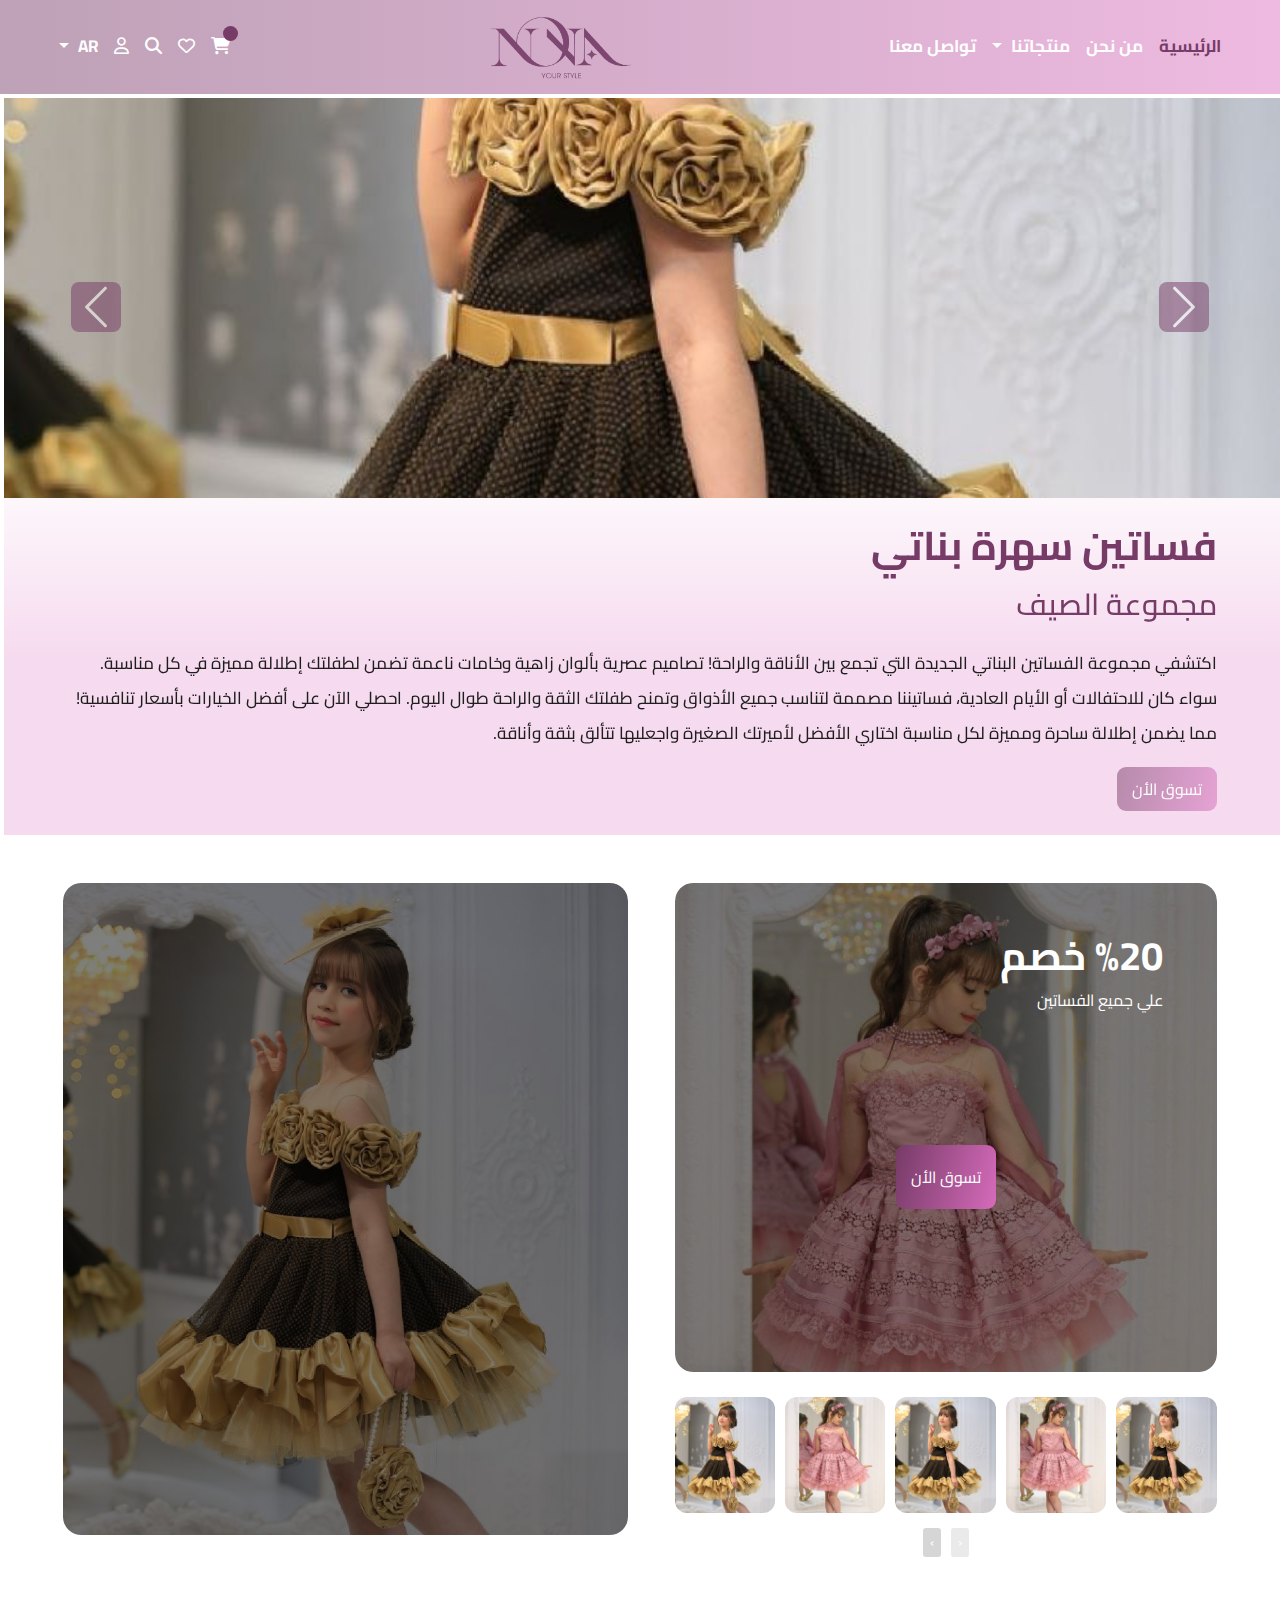
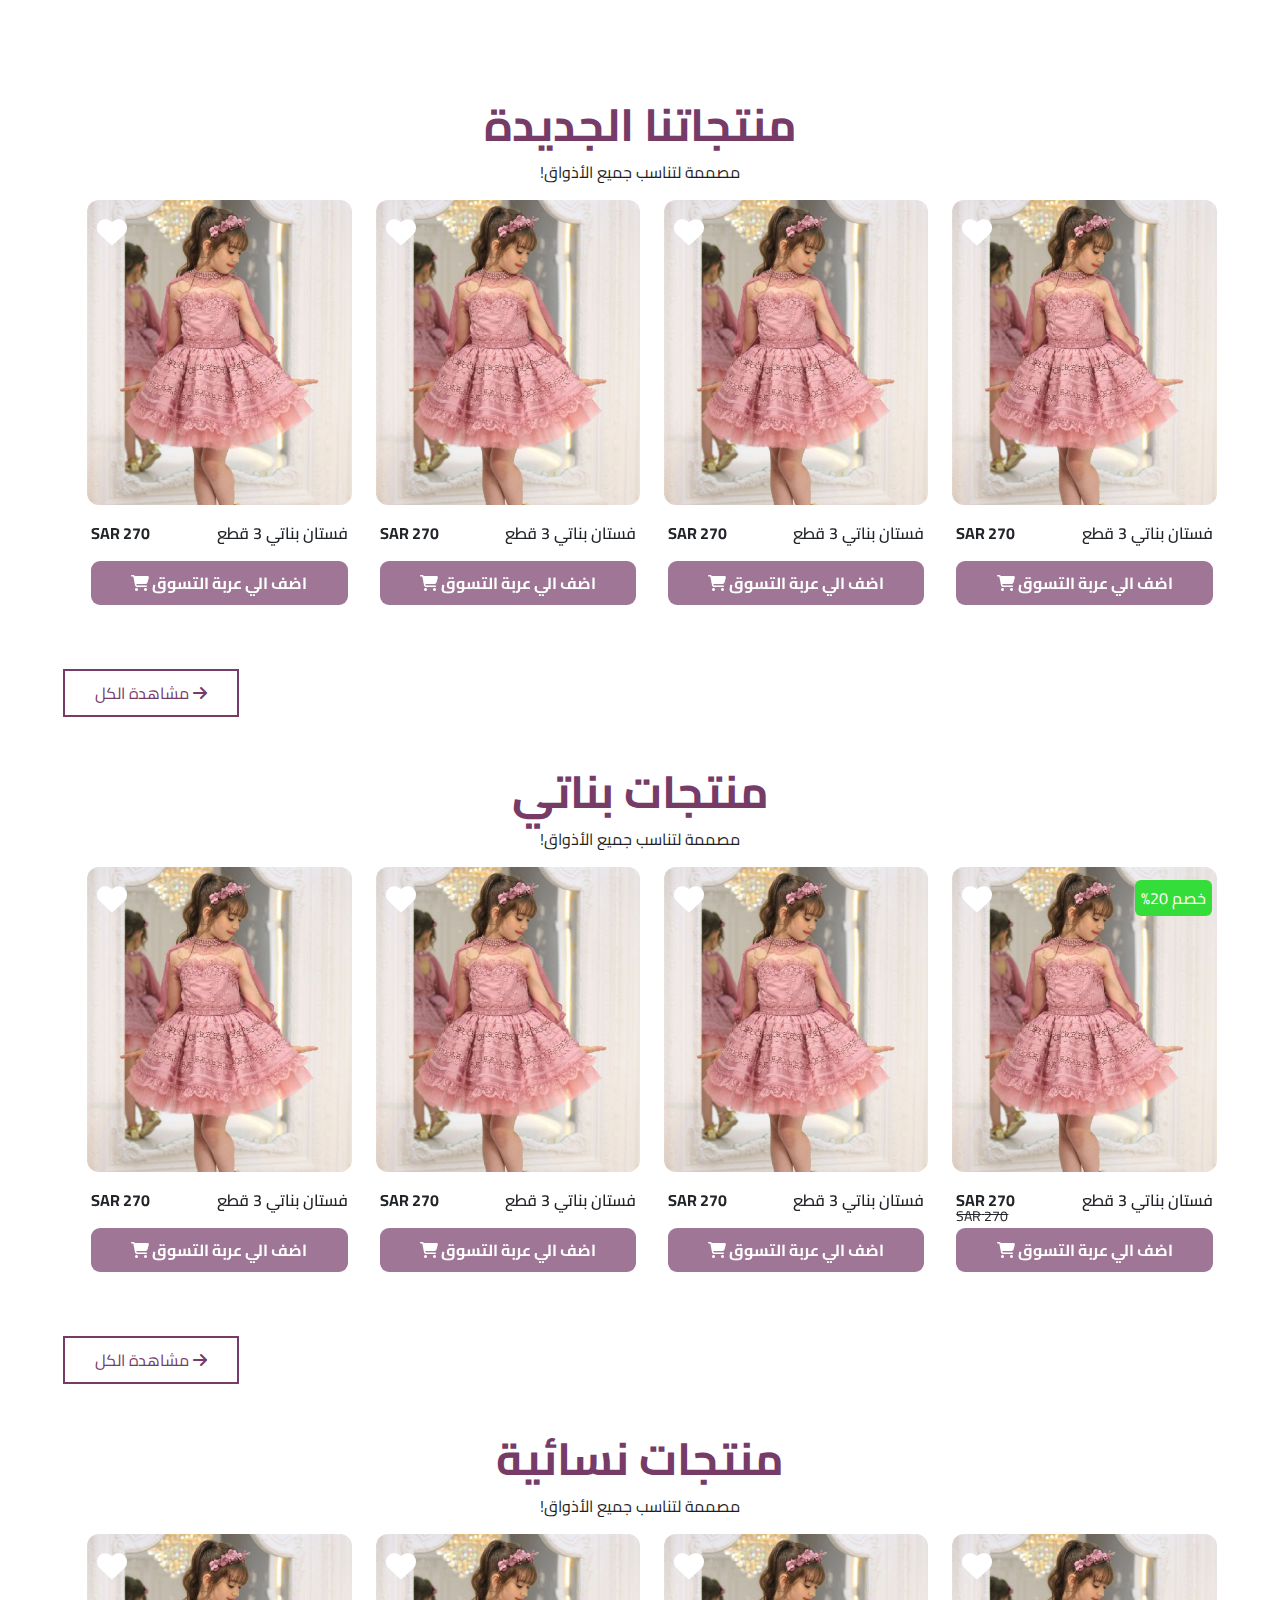
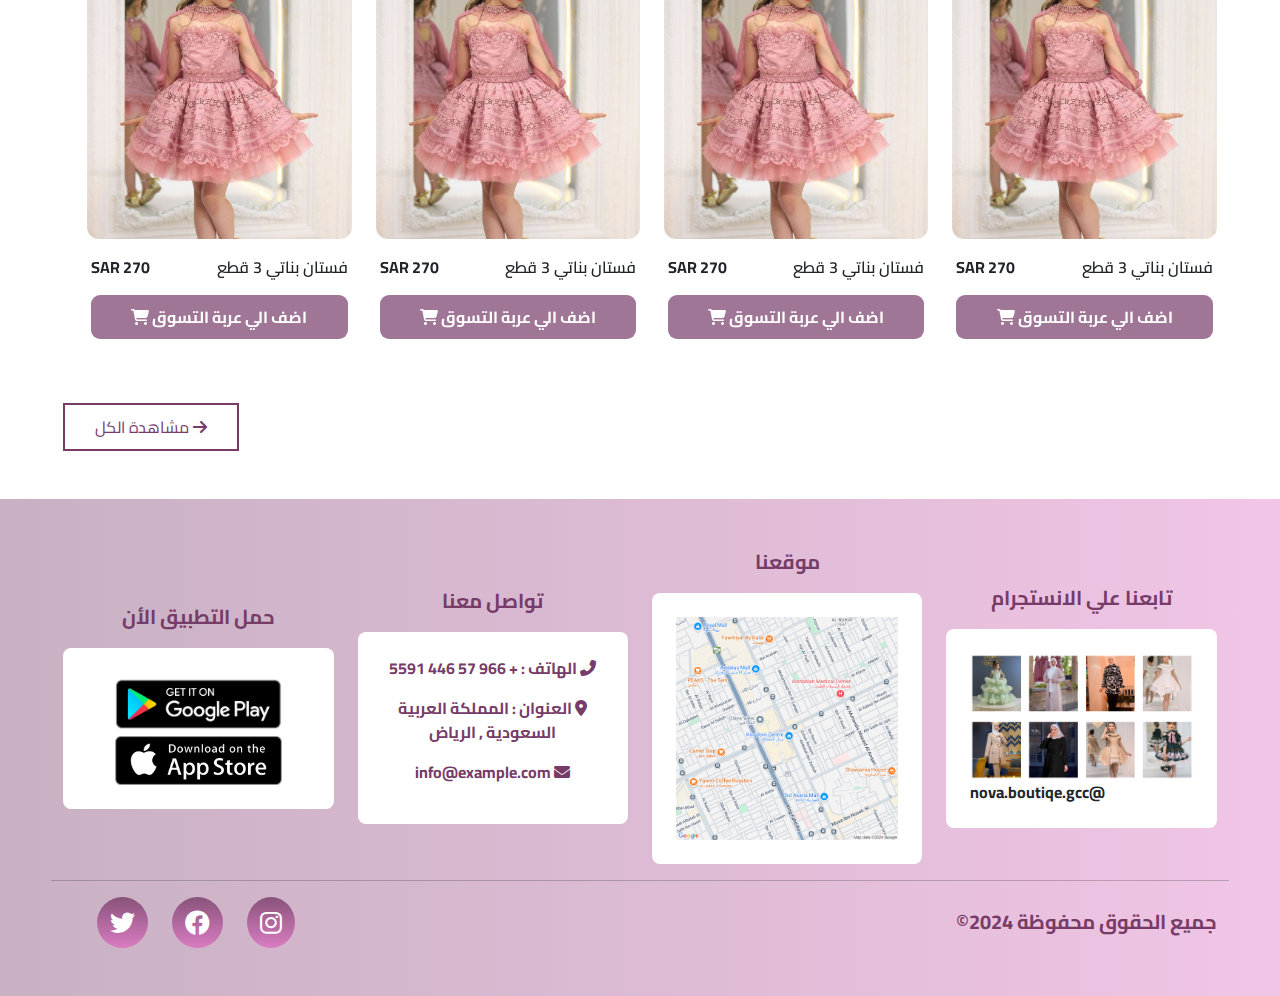
<file: index.html>
<!DOCTYPE html>
<html lang="en" dir="rtl">

<head>
    <meta charset="UTF-8">
    <meta name="viewport" content="width=device-width, initial-scale=1.0">
    <title>Nova</title>
    <!-- FONT -->
    <link rel="preconnect" href="https://fonts.googleapis.com">
    <link rel="preconnect" href="https://fonts.gstatic.com" crossorigin>
    <link href="https://fonts.googleapis.com/css2?family=Cairo:wght@200..1000&display=swap" rel="stylesheet">
    <!-- OWL -->
    <link rel="stylesheet" href="assets/vendors/owl/owl.carousel.min.css">
    <link rel="stylesheet" href="assets/vendors/owl/owl.theme.default.min.css">
    <!-- FONT AWESOME -->
    <link rel="stylesheet" href="assets/vendors/Font Awesome/all.min.css">
    <!-- BOOTSTRAP RTL -->
    <link rel="stylesheet" href="assets/vendors/Bootstrap/bootstrap.rtl.min.css">
    <!-- STYLING -->
    <link rel="stylesheet" href="assets/css/main.css">
</head>

<body>
    <!-- NAVBAR -->
    <header>
        <nav class="container navbar navbar-expand-lg">
            <ul class="navbar-nav right-nav me-auto mb-2 mb-lg-0">
                <li class="nav-item">
                    <a class="nav-link active" aria-current="page" href="#">الرئيسية</a>
                </li>
                <li class="nav-item">
                    <a class="nav-link" href="#">من نحن</a>
                </li>
                <li class="nav-item dropdown">
                    <a class="nav-link dropdown-toggle" href="#" role="button" data-bs-toggle="dropdown"
                        aria-expanded="false">
                        منتجاتنا
                    </a>
                    <ul class="dropdown-menu">
                        <li><a class="dropdown-item" href="#">Action</a></li>
                        <li><a class="dropdown-item" href="#">Another action</a></li>
                        <li>
                            <hr class="dropdown-divider">
                        </li>
                        <li><a class="dropdown-item" href="#">Something else here</a></li>
                    </ul>
                </li>
                <li class="nav-item">
                    <a class="nav-link" href="#">تواصل معنا</a>
                </li>
            </ul>
            <div class="LOGO">
                <a href="#">
                    <img src="assets/imgs/logo.png" alt="Logo Here" class="img-fluid">
                </a>
            </div>
            <ul class="navbar-nav ms-auto mb-2 mb-lg-0">
                <li class="nav-item cart">
                    <a class="nav-link" aria-current="page" href="#"><i class="fa-solid fa-cart-shopping"></i></a>
                </li>
                <li class="nav-item">
                    <a class="nav-link" href="#"><i class="fa-regular fa-heart"></i></a>
                </li>
                <li class="nav-item">
                    <a class="nav-link" href="#"><i class="fa-solid fa-magnifying-glass"></i></a>
                </li>
                <li class="nav-item">
                    <a class="nav-link" href="#"><i class="fa-regular fa-user"></i></a>
                </li>
                <li class="nav-item dropdown">
                    <a class="nav-link dropdown-toggle" href="#" role="button" data-bs-toggle="dropdown"
                        aria-expanded="false">
                        AR
                    </a>
                    <ul class="dropdown-menu">
                        <li><a class="dropdown-item" href="#">Action</a></li>
                        <li><a class="dropdown-item" href="#">Another action</a></li>
                        <li>
                            <hr class="dropdown-divider">
                        </li>
                        <li><a class="dropdown-item" href="#">Something else here</a></li>
                    </ul>
                </li>
            </ul>
        </nav>
    </header>

    <main id="main">
        <!-- SECTION 1 -->
        <section class="sec-1 mt-1">
            <!-- HERO-IMGS -->
            <div class="row p-0 m-0 hero-div">

                <div id="homeCarousel" class="carousel slide col-12 p-0 pe-1">
                    <div class="carousel-inner">
                        <div class="carousel-item active">
                            <div class="h-400px">
                                <img src="assets/imgs/home-1.jpeg" alt="home-1" class="">
                            </div>
                            <!-- HERO-DETAILS -->
                            <div class="hero-info pt-4 pb-4">
                                <div class="container">
                                    <h2 class="hero-title">فساتين سهرة بناتي</h2>
                                    <h5 class="hero-title-details mt-3">مجموعة الصيف</h5>
                                    <p class="hero-paragraph-details mt-4">
                                        اكتشفي مجموعة الفساتين البناتي الجديدة التي تجمع بين الأناقة والراحة! تصاميم
                                        عصرية بألوان زاهية
                                        وخامات ناعمة تضمن لطفلتك إطلالة مميزة في كل مناسبة. سواء كان للاحتفالات أو
                                        الأيام العادية،
                                        فساتيننا
                                        مصممة لتناسب جميع الأذواق وتمنح طفلتك الثقة والراحة طوال اليوم. احصلي الآن على
                                        أفضل الخيارات
                                        بأسعار
                                        تنافسية! مما يضمن إطلالة ساحرة ومميزة لكل مناسبة اختاري الأفضل لأميرتك الصغيرة
                                        واجعليها تتألق
                                        بثقة
                                        وأناقة.
                                    </p>
                                    <button class="myBtn">تسوق الأن</button>
                                </div>
                            </div>
                        </div>
                        <div class="carousel-item">
                            <div class="h-400px">
                                <img src="assets/imgs/home-2.jpeg" alt="home-2" class="img-fluid">
                            </div>
                            <!-- HERO-DETAILS -->
                            <div class="hero-info pt-4 pb-4">
                                <div class="container">
                                    <h2 class="hero-title">فساتين سهرة بناتي</h2>
                                    <h5 class="hero-title-details mt-3">مجموعة الصيف</h5>
                                    <p class="hero-paragraph-details mt-4">
                                        اكتشفي مجموعة الفساتين البناتي الجديدة التي تجمع بين الأناقة والراحة! تصاميم
                                        عصرية بألوان زاهية
                                        وخامات ناعمة تضمن لطفلتك إطلالة مميزة في كل مناسبة. سواء كان للاحتفالات أو
                                        الأيام العادية،
                                        فساتيننا
                                        مصممة لتناسب جميع الأذواق وتمنح طفلتك الثقة والراحة طوال اليوم. احصلي الآن على
                                        أفضل الخيارات
                                        بأسعار
                                        تنافسية! مما يضمن إطلالة ساحرة ومميزة لكل مناسبة اختاري الأفضل لأميرتك الصغيرة
                                        واجعليها تتألق
                                        بثقة
                                        وأناقة.
                                    </p>
                                    <button class="myBtn">تسوق الأن</button>
                                </div>
                            </div>
                        </div>
                        <div class="carousel-item">
                            <div class="h-400px">
                                <img src="assets/imgs/home-1.jpeg" alt="home-1" class="img-fluid">
                            </div>
                            <!-- HERO-DETAILS -->
                            <div class="hero-info pt-4 pb-4">
                                <div class="container">
                                    <h2 class="hero-title">فساتين سهرة بناتي</h2>
                                    <h5 class="hero-title-details mt-3">مجموعة الصيف</h5>
                                    <p class="hero-paragraph-details mt-4">
                                        اكتشفي مجموعة الفساتين البناتي الجديدة التي تجمع بين الأناقة والراحة! تصاميم
                                        عصرية بألوان زاهية
                                        وخامات ناعمة تضمن لطفلتك إطلالة مميزة في كل مناسبة. سواء كان للاحتفالات أو
                                        الأيام العادية،
                                        فساتيننا
                                        مصممة لتناسب جميع الأذواق وتمنح طفلتك الثقة والراحة طوال اليوم. احصلي الآن على
                                        أفضل الخيارات
                                        بأسعار
                                        تنافسية! مما يضمن إطلالة ساحرة ومميزة لكل مناسبة اختاري الأفضل لأميرتك الصغيرة
                                        واجعليها تتألق
                                        بثقة
                                        وأناقة.
                                    </p>
                                    <button class="myBtn">تسوق الأن</button>
                                </div>
                            </div>
                        </div>
                    </div>
                    <button class="carousel-control-prev" type="button" data-bs-target="#homeCarousel"
                        data-bs-slide="prev">
                        <span class="carousel-control-prev-icon" aria-hidden="true"></span>
                        <span class="visually-hidden">Previous</span>
                    </button>
                    <button class="carousel-control-next" type="button" data-bs-target="#homeCarousel"
                        data-bs-slide="next">
                        <span class="carousel-control-next-icon" aria-hidden="true"></span>
                        <span class="visually-hidden">Next</span>
                    </button>
                </div>
            </div>

        </section>

        <!-- SECTION 2 -->
        <section class="sec-2 mt-5 container">
            <div class="d-flex flex-wrap justify-content-between">
                <div class="right-side order-2 order-md-1">
                    <div class="right-side-img">
                        <img src="assets/imgs/home-2.jpeg" class="img-fluid">
                        <div class="img-text">
                            <h4>%20 خصم</h4>
                            <p>علي جميع الفساتين</p>
                        </div>
                        <div class="img-button">
                            <button class="myBtn change-bg">
                                تسوق الأن
                            </button>
                        </div>
                    </div>


                    <div class="owl-carousel owl-theme">
                        <div class="item">
                            <img src="assets/imgs/home-1.jpeg">
                        </div>
                        <div class="item">
                            <img src="assets/imgs/home-2.jpeg">
                        </div>
                        <div class="item">
                            <img src="assets/imgs/home-1.jpeg">
                        </div>
                        <div class="item">
                            <img src="assets/imgs/home-2.jpeg">
                        </div>
                        <div class="item">
                            <img src="assets/imgs/home-1.jpeg">
                        </div>
                        <div class="item">
                            <img src="assets/imgs/home-2.jpeg">
                        </div>
                        <div class="item">
                            <img src="assets/imgs/home-1.jpeg">
                        </div>
                    </div>

                </div>
                <div class="left-side order-1 order-md-2 mb-md-0 mb-4">
                    <img src="assets/imgs/home-1.jpeg" class="img-fluid">
                </div>
            </div>
        </section>

        <!-- SECTION 3 -->
        <section class="sec-3 container mb-5 position-relative">
            <div class="text-center">
                <h1 class="text-image">منتجاتنا الجديدة</h1>
                <p class="title-info">مصممة لتناسب جميع الأذواق!</p>
            </div>
            <div id="carouselProducts" class="carousel slide carouselProducts" data-bs-ride="carousel"
                data-bs-interval="3000">
                <div class="carousel-inner">
                    <div class="carousel-item active row justify-content-center">
                        <div class="col-md-3 col-sm-6 col-10">
                            <div class="card position-relative">
                                <img src="assets/imgs/home-2.jpeg" class="card-img-top">
                                <button class="fav-btn-icon"><i class="fa-solid fa-heart"></i></button>
                                <div class="card-body">
                                    <div class="row">
                                        <div class="col-8 p-0">
                                            <p class="fw-600">فستان بناتي 3 قطع</p>
                                        </div>
                                        <div class="col-4 p-0 text-end">
                                            <p class="fw-700">270 SAR</p>
                                        </div>
                                    </div>
                                    <div class="row">
                                        <button class="myBtn">اضف الي عربة التسوق <i
                                                class="fa-solid fa-cart-shopping"></i></button>
                                    </div>
                                </div>
                            </div>
                        </div>
                        <div class="col-md-3 col-sm-6 col-10">
                            <div class="card position-relative">
                                <img src="assets/imgs/home-2.jpeg" class="card-img-top">
                                <button class="fav-btn-icon"><i class="fa-solid fa-heart"></i></button>
                                <div class="card-body">
                                    <div class="row">
                                        <div class="col-8 p-0">
                                            <p class="fw-600">فستان بناتي 3 قطع</p>
                                        </div>
                                        <div class="col-4 p-0 text-end">
                                            <p class="fw-700">270 SAR</p>
                                        </div>
                                    </div>
                                    <div class="row">
                                        <button class="myBtn">اضف الي عربة التسوق <i
                                                class="fa-solid fa-cart-shopping"></i></button>
                                    </div>
                                </div>
                            </div>
                        </div>
                        <div class="col-md-3 col-sm-6 col-10">
                            <div class="card position-relative">
                                <img src="assets/imgs/home-2.jpeg" class="card-img-top">
                                <button class="fav-btn-icon"><i class="fa-solid fa-heart"></i></button>
                                <div class="card-body">
                                    <div class="row">
                                        <div class="col-8 p-0">
                                            <p class="fw-600">فستان بناتي 3 قطع</p>
                                        </div>
                                        <div class="col-4 p-0 text-end">
                                            <p class="fw-700">270 SAR</p>
                                        </div>
                                    </div>
                                    <div class="row">
                                        <button class="myBtn">اضف الي عربة التسوق <i
                                                class="fa-solid fa-cart-shopping"></i></button>
                                    </div>
                                </div>
                            </div>
                        </div>
                        <div class="col-md-3 col-sm-6 col-10">
                            <div class="card position-relative">
                                <img src="assets/imgs/home-2.jpeg" class="card-img-top">
                                <button class="fav-btn-icon"><i class="fa-solid fa-heart"></i></button>
                                <div class="card-body">
                                    <div class="row">
                                        <div class="col-8 p-0">
                                            <p class="fw-600">فستان بناتي 3 قطع</p>
                                        </div>
                                        <div class="col-4 p-0 text-end">
                                            <p class="fw-700">270 SAR</p>
                                        </div>
                                    </div>
                                    <div class="row">
                                        <button class="myBtn">اضف الي عربة التسوق <i
                                                class="fa-solid fa-cart-shopping"></i></button>
                                    </div>
                                </div>
                            </div>
                        </div>
                    </div>
                    <div class="carousel-item row justify-content-center">
                        <div class="col-md-3 col-sm-6 col-10">
                            <div class="card position-relative">
                                <img src="assets/imgs/home-1.jpeg" class="card-img-top">
                                <button class="fav-btn-icon"><i class="fa-solid fa-heart"></i></button>
                                <div class="card-body">
                                    <div class="row">
                                        <div class="col-8 p-0">
                                            <p class="fw-600">فستان بناتي 3 قطع</p>
                                        </div>
                                        <div class="col-4 p-0 text-end">
                                            <p class="fw-700">270 SAR</p>
                                        </div>
                                    </div>
                                    <div class="row">
                                        <button class="myBtn">اضف الي عربة التسوق <i
                                                class="fa-solid fa-cart-shopping"></i></button>
                                    </div>
                                </div>
                            </div>
                        </div>
                        <div class="col-md-3 col-sm-6 col-10">
                            <div class="card position-relative">
                                <img src="assets/imgs/home-1.jpeg" class="card-img-top">
                                <button class="fav-btn-icon"><i class="fa-solid fa-heart"></i></button>
                                <div class="card-body">
                                    <div class="row">
                                        <div class="col-8 p-0">
                                            <p class="fw-600">فستان بناتي 3 قطع</p>
                                        </div>
                                        <div class="col-4 p-0 text-end">
                                            <p class="fw-700">270 SAR</p>
                                        </div>
                                    </div>
                                    <div class="row">
                                        <button class="myBtn">اضف الي عربة التسوق <i
                                                class="fa-solid fa-cart-shopping"></i></button>
                                    </div>
                                </div>
                            </div>
                        </div>
                        <div class="col-md-3 col-sm-6 col-10">
                            <div class="card position-relative">
                                <img src="assets/imgs/home-1.jpeg" class="card-img-top">
                                <button class="fav-btn-icon"><i class="fa-solid fa-heart"></i></button>
                                <div class="card-body">
                                    <div class="row">
                                        <div class="col-8 p-0">
                                            <p class="fw-600">فستان بناتي 3 قطع</p>
                                        </div>
                                        <div class="col-4 p-0 text-end">
                                            <p class="fw-700">270 SAR</p>
                                        </div>
                                    </div>
                                    <div class="row">
                                        <button class="myBtn">اضف الي عربة التسوق <i
                                                class="fa-solid fa-cart-shopping"></i></button>
                                    </div>
                                </div>
                            </div>
                        </div>
                        <div class="col-md-3 col-sm-6 col-10">
                            <div class="card position-relative">
                                <img src="assets/imgs/home-1.jpeg" class="card-img-top">
                                <button class="fav-btn-icon"><i class="fa-solid fa-heart"></i></button>
                                <div class="card-body">
                                    <div class="row">
                                        <div class="col-8 p-0">
                                            <p class="fw-600">فستان بناتي 3 قطع</p>
                                        </div>
                                        <div class="col-4 p-0 text-end">
                                            <p class="fw-700">270 SAR</p>
                                        </div>
                                    </div>
                                    <div class="row">
                                        <button class="myBtn">اضف الي عربة التسوق <i
                                                class="fa-solid fa-cart-shopping"></i></button>
                                    </div>
                                </div>
                            </div>
                        </div>
                    </div>
                    <div class="carousel-item row justify-content-center">
                        <div class="col-md-3 col-sm-6 col-10">
                            <div class="card position-relative">
                                <img src="assets/imgs/home-2.jpeg" class="card-img-top">
                                <button class="fav-btn-icon"><i class="fa-solid fa-heart"></i></button>
                                <div class="card-body">
                                    <div class="row">
                                        <div class="col-8 p-0">
                                            <p class="fw-600">فستان بناتي 3 قطع</p>
                                        </div>
                                        <div class="col-4 p-0 text-end">
                                            <p class="fw-700">270 SAR</p>
                                        </div>
                                    </div>
                                    <div class="row">
                                        <button class="myBtn">اضف الي عربة التسوق <i
                                                class="fa-solid fa-cart-shopping"></i></button>
                                    </div>
                                </div>
                            </div>
                        </div>
                        <div class="col-md-3 col-sm-6 col-10">
                            <div class="card position-relative">
                                <img src="assets/imgs/home-2.jpeg" class="card-img-top">
                                <button class="fav-btn-icon"><i class="fa-solid fa-heart"></i></button>
                                <div class="card-body">
                                    <div class="row">
                                        <div class="col-8 p-0">
                                            <p class="fw-600">فستان بناتي 3 قطع</p>
                                        </div>
                                        <div class="col-4 p-0 text-end">
                                            <p class="fw-700">270 SAR</p>
                                        </div>
                                    </div>
                                    <div class="row">
                                        <button class="myBtn">اضف الي عربة التسوق <i
                                                class="fa-solid fa-cart-shopping"></i></button>
                                    </div>
                                </div>
                            </div>
                        </div>
                        <div class="col-md-3 col-sm-6 col-10">
                            <div class="card position-relative">
                                <img src="assets/imgs/home-2.jpeg" class="card-img-top">
                                <button class="fav-btn-icon"><i class="fa-solid fa-heart"></i></button>
                                <div class="card-body">
                                    <div class="row">
                                        <div class="col-8 p-0">
                                            <p class="fw-600">فستان بناتي 3 قطع</p>
                                        </div>
                                        <div class="col-4 p-0 text-end">
                                            <p class="fw-700">270 SAR</p>
                                        </div>
                                    </div>
                                    <div class="row">
                                        <button class="myBtn">اضف الي عربة التسوق <i
                                                class="fa-solid fa-cart-shopping"></i></button>
                                    </div>
                                </div>
                            </div>
                        </div>
                        <div class="col-md-3 col-sm-6 col-10">
                            <div class="card position-relative">
                                <img src="assets/imgs/home-2.jpeg" class="card-img-top">
                                <button class="fav-btn-icon"><i class="fa-solid fa-heart"></i></button>
                                <div class="card-body">
                                    <div class="row">
                                        <div class="col-8 p-0">
                                            <p class="fw-600">فستان بناتي 3 قطع</p>
                                        </div>
                                        <div class="col-4 p-0 text-end">
                                            <p class="fw-700">270 SAR</p>
                                        </div>
                                    </div>
                                    <div class="row">
                                        <button class="myBtn">اضف الي عربة التسوق <i
                                                class="fa-solid fa-cart-shopping"></i></button>
                                    </div>
                                </div>
                            </div>
                        </div>
                    </div>
                </div>

            </div>
            <div class="text-end mt-5">
                <button class="myBtn myBtn-outline"><i class="fa-solid fa-arrow-right"></i> مشاهدة الكل</button>
            </div>
        </section>

        <section class="sec-3 container mb-5">
            <div class="text-center">
                <h1 class="text-image">منتجات بناتي</h1>
                <p class="title-info">مصممة لتناسب جميع الأذواق!</p>
            </div>

            <div id="carouselProducts" class="carousel slide carouselProducts" data-bs-ride="carousel"
                data-bs-interval="3000">
                <div class="carousel-inner">
                    <div class="carousel-item active row justify-content-center">
                        <div class="col-md-3 col-sm-6 col-10">
                            <div class="card position-relative">
                                <img src="assets/imgs/home-2.jpeg" class="card-img-top">
                                <button class="fav-btn-icon"><i class="fa-solid fa-heart"></i></button>
                                <label class="discount-label">خصم 20%</label>
                                <div class="card-body">
                                    <div class="row">
                                        <div class="col-8 p-0">
                                            <p class="fw-600">فستان بناتي 3 قطع</p>
                                        </div>
                                        <div class="col-4 p-0 text-end position-relative">
                                            <p class="fw-700">270 SAR</p>
                                            <p class="sale-price">270 SAR</p>

                                        </div>
                                    </div>
                                    <div class="row">
                                        <button class="myBtn">اضف الي عربة التسوق <i
                                                class="fa-solid fa-cart-shopping"></i></button>
                                    </div>
                                </div>
                            </div>
                        </div>
                        <div class="col-md-3 col-sm-6 col-10">
                            <div class="card position-relative">
                                <img src="assets/imgs/home-2.jpeg" class="card-img-top">
                                <button class="fav-btn-icon"><i class="fa-solid fa-heart"></i></button>
                                <div class="card-body">
                                    <div class="row">
                                        <div class="col-8 p-0">
                                            <p class="fw-600">فستان بناتي 3 قطع</p>
                                        </div>
                                        <div class="col-4 p-0 text-end">
                                            <p class="fw-700">270 SAR</p>
                                        </div>
                                    </div>
                                    <div class="row">
                                        <button class="myBtn">اضف الي عربة التسوق <i
                                                class="fa-solid fa-cart-shopping"></i></button>
                                    </div>
                                </div>
                            </div>
                        </div>
                        <div class="col-md-3 col-sm-6 col-10">
                            <div class="card position-relative">
                                <img src="assets/imgs/home-2.jpeg" class="card-img-top">
                                <button class="fav-btn-icon"><i class="fa-solid fa-heart"></i></button>
                                <div class="card-body">
                                    <div class="row">
                                        <div class="col-8 p-0">
                                            <p class="fw-600">فستان بناتي 3 قطع</p>
                                        </div>
                                        <div class="col-4 p-0 text-end">
                                            <p class="fw-700">270 SAR</p>
                                        </div>
                                    </div>
                                    <div class="row">
                                        <button class="myBtn">اضف الي عربة التسوق <i
                                                class="fa-solid fa-cart-shopping"></i></button>
                                    </div>
                                </div>
                            </div>
                        </div>
                        <div class="col-md-3 col-sm-6 col-10">
                            <div class="card position-relative">
                                <img src="assets/imgs/home-2.jpeg" class="card-img-top">
                                <button class="fav-btn-icon"><i class="fa-solid fa-heart"></i></button>
                                <div class="card-body">
                                    <div class="row">
                                        <div class="col-8 p-0">
                                            <p class="fw-600">فستان بناتي 3 قطع</p>
                                        </div>
                                        <div class="col-4 p-0 text-end">
                                            <p class="fw-700">270 SAR</p>
                                        </div>
                                    </div>
                                    <div class="row">
                                        <button class="myBtn">اضف الي عربة التسوق <i
                                                class="fa-solid fa-cart-shopping"></i></button>
                                    </div>
                                </div>
                            </div>
                        </div>
                    </div>
                    <div class="carousel-item row justify-content-center">
                        <div class="col-md-3 col-sm-6 col-10">
                            <div class="card position-relative">
                                <img src="assets/imgs/home-2.jpeg" class="card-img-top">
                                <button class="fav-btn-icon"><i class="fa-solid fa-heart"></i></button>
                                <label class="discount-label">خصم 20%</label>
                                <div class="card-body">
                                    <div class="row">
                                        <div class="col-8 p-0">
                                            <p class="fw-600">فستان بناتي 3 قطع</p>
                                        </div>
                                        <div class="col-4 p-0 text-end position-relative">
                                            <p class="fw-700">270 SAR</p>
                                            <p class="sale-price">270 SAR</p>

                                        </div>
                                    </div>
                                    <div class="row">
                                        <button class="myBtn">اضف الي عربة التسوق <i
                                                class="fa-solid fa-cart-shopping"></i></button>
                                    </div>
                                </div>
                            </div>
                        </div>
                        <div class="col-md-3 col-sm-6 col-10">
                            <div class="card position-relative">
                                <img src="assets/imgs/home-2.jpeg" class="card-img-top">
                                <button class="fav-btn-icon"><i class="fa-solid fa-heart"></i></button>
                                <div class="card-body">
                                    <div class="row">
                                        <div class="col-8 p-0">
                                            <p class="fw-600">فستان بناتي 3 قطع</p>
                                        </div>
                                        <div class="col-4 p-0 text-end">
                                            <p class="fw-700">270 SAR</p>
                                        </div>
                                    </div>
                                    <div class="row">
                                        <button class="myBtn">اضف الي عربة التسوق <i
                                                class="fa-solid fa-cart-shopping"></i></button>
                                    </div>
                                </div>
                            </div>
                        </div>
                        <div class="col-md-3 col-sm-6 col-10">
                            <div class="card position-relative">
                                <img src="assets/imgs/home-2.jpeg" class="card-img-top">
                                <button class="fav-btn-icon"><i class="fa-solid fa-heart"></i></button>
                                <div class="card-body">
                                    <div class="row">
                                        <div class="col-8 p-0">
                                            <p class="fw-600">فستان بناتي 3 قطع</p>
                                        </div>
                                        <div class="col-4 p-0 text-end">
                                            <p class="fw-700">270 SAR</p>
                                        </div>
                                    </div>
                                    <div class="row">
                                        <button class="myBtn">اضف الي عربة التسوق <i
                                                class="fa-solid fa-cart-shopping"></i></button>
                                    </div>
                                </div>
                            </div>
                        </div>
                        <div class="col-md-3 col-sm-6 col-10">
                            <div class="card position-relative">
                                <img src="assets/imgs/home-2.jpeg" class="card-img-top">
                                <button class="fav-btn-icon"><i class="fa-solid fa-heart"></i></button>
                                <div class="card-body">
                                    <div class="row">
                                        <div class="col-8 p-0">
                                            <p class="fw-600">فستان بناتي 3 قطع</p>
                                        </div>
                                        <div class="col-4 p-0 text-end">
                                            <p class="fw-700">270 SAR</p>
                                        </div>
                                    </div>
                                    <div class="row">
                                        <button class="myBtn">اضف الي عربة التسوق <i
                                                class="fa-solid fa-cart-shopping"></i></button>
                                    </div>
                                </div>
                            </div>
                        </div>
                    </div>
                    <div class="carousel-item row justify-content-center">
                        <div class="col-md-3 col-sm-6 col-10">
                            <div class="card position-relative">
                                <img src="assets/imgs/home-2.jpeg" class="card-img-top">
                                <button class="fav-btn-icon"><i class="fa-solid fa-heart"></i></button>
                                <label class="discount-label">خصم 20%</label>
                                <div class="card-body">
                                    <div class="row">
                                        <div class="col-8 p-0">
                                            <p class="fw-600">فستان بناتي 3 قطع</p>
                                        </div>
                                        <div class="col-4 p-0 text-end position-relative">
                                            <p class="fw-700">270 SAR</p>
                                            <p class="sale-price">270 SAR</p>

                                        </div>
                                    </div>
                                    <div class="row">
                                        <button class="myBtn">اضف الي عربة التسوق <i
                                                class="fa-solid fa-cart-shopping"></i></button>
                                    </div>
                                </div>
                            </div>
                        </div>
                        <div class="col-md-3 col-sm-6 col-10">
                            <div class="card position-relative">
                                <img src="assets/imgs/home-2.jpeg" class="card-img-top">
                                <button class="fav-btn-icon"><i class="fa-solid fa-heart"></i></button>
                                <div class="card-body">
                                    <div class="row">
                                        <div class="col-8 p-0">
                                            <p class="fw-600">فستان بناتي 3 قطع</p>
                                        </div>
                                        <div class="col-4 p-0 text-end">
                                            <p class="fw-700">270 SAR</p>
                                        </div>
                                    </div>
                                    <div class="row">
                                        <button class="myBtn">اضف الي عربة التسوق <i
                                                class="fa-solid fa-cart-shopping"></i></button>
                                    </div>
                                </div>
                            </div>
                        </div>
                        <div class="col-md-3 col-sm-6 col-10">
                            <div class="card position-relative">
                                <img src="assets/imgs/home-2.jpeg" class="card-img-top">
                                <button class="fav-btn-icon"><i class="fa-solid fa-heart"></i></button>
                                <div class="card-body">
                                    <div class="row">
                                        <div class="col-8 p-0">
                                            <p class="fw-600">فستان بناتي 3 قطع</p>
                                        </div>
                                        <div class="col-4 p-0 text-end">
                                            <p class="fw-700">270 SAR</p>
                                        </div>
                                    </div>
                                    <div class="row">
                                        <button class="myBtn">اضف الي عربة التسوق <i
                                                class="fa-solid fa-cart-shopping"></i></button>
                                    </div>
                                </div>
                            </div>
                        </div>
                        <div class="col-md-3 col-sm-6 col-10">
                            <div class="card position-relative">
                                <img src="assets/imgs/home-2.jpeg" class="card-img-top">
                                <button class="fav-btn-icon"><i class="fa-solid fa-heart"></i></button>
                                <div class="card-body">
                                    <div class="row">
                                        <div class="col-8 p-0">
                                            <p class="fw-600">فستان بناتي 3 قطع</p>
                                        </div>
                                        <div class="col-4 p-0 text-end">
                                            <p class="fw-700">270 SAR</p>
                                        </div>
                                    </div>
                                    <div class="row">
                                        <button class="myBtn">اضف الي عربة التسوق <i
                                                class="fa-solid fa-cart-shopping"></i></button>
                                    </div>
                                </div>
                            </div>
                        </div>
                    </div>
                </div>
                <div class="text-end mt-5">
                    <button class="myBtn myBtn-outline"><i class="fa-solid fa-arrow-right"></i> مشاهدة الكل</button>
                </div>
        </section>

        <section class="sec-3 container mb-5">
            <div class="text-center">
                <h1 class="text-image">منتجات نسائية</h1>
                <p class="title-info">مصممة لتناسب جميع الأذواق!</p>
            </div>

            <div id="carouselProducts" class="carousel slide carouselProducts" data-bs-ride="carousel"
                data-bs-interval="3000">
                <div class="carousel-inner">
                    <div class="carousel-item active row justify-content-center">
                        <div class="col-md-3 col-sm-6 col-10">
                            <div class="card position-relative">
                                <img src="assets/imgs/home-2.jpeg" class="card-img-top">
                                <button class="fav-btn-icon"><i class="fa-solid fa-heart"></i></button>
                                <div class="card-body">
                                    <div class="row">
                                        <div class="col-8 p-0">
                                            <p class="fw-600">فستان بناتي 3 قطع</p>
                                        </div>
                                        <div class="col-4 p-0 text-end">
                                            <p class="fw-700">270 SAR</p>
                                        </div>
                                    </div>
                                    <div class="row">
                                        <button class="myBtn">اضف الي عربة التسوق <i
                                                class="fa-solid fa-cart-shopping"></i></button>
                                    </div>
                                </div>
                            </div>
                        </div>
                        <div class="col-md-3 col-sm-6 col-10">
                            <div class="card position-relative">
                                <img src="assets/imgs/home-2.jpeg" class="card-img-top">
                                <button class="fav-btn-icon"><i class="fa-solid fa-heart"></i></button>
                                <div class="card-body">
                                    <div class="row">
                                        <div class="col-8 p-0">
                                            <p class="fw-600">فستان بناتي 3 قطع</p>
                                        </div>
                                        <div class="col-4 p-0 text-end">
                                            <p class="fw-700">270 SAR</p>
                                        </div>
                                    </div>
                                    <div class="row">
                                        <button class="myBtn">اضف الي عربة التسوق <i
                                                class="fa-solid fa-cart-shopping"></i></button>
                                    </div>
                                </div>
                            </div>
                        </div>
                        <div class="col-md-3 col-sm-6 col-10">
                            <div class="card position-relative">
                                <img src="assets/imgs/home-2.jpeg" class="card-img-top">
                                <button class="fav-btn-icon"><i class="fa-solid fa-heart"></i></button>
                                <div class="card-body">
                                    <div class="row">
                                        <div class="col-8 p-0">
                                            <p class="fw-600">فستان بناتي 3 قطع</p>
                                        </div>
                                        <div class="col-4 p-0 text-end">
                                            <p class="fw-700">270 SAR</p>
                                        </div>
                                    </div>
                                    <div class="row">
                                        <button class="myBtn">اضف الي عربة التسوق <i
                                                class="fa-solid fa-cart-shopping"></i></button>
                                    </div>
                                </div>
                            </div>
                        </div>
                        <div class="col-md-3 col-sm-6 col-10">
                            <div class="card position-relative">
                                <img src="assets/imgs/home-2.jpeg" class="card-img-top">
                                <button class="fav-btn-icon"><i class="fa-solid fa-heart"></i></button>
                                <div class="card-body">
                                    <div class="row">
                                        <div class="col-8 p-0">
                                            <p class="fw-600">فستان بناتي 3 قطع</p>
                                        </div>
                                        <div class="col-4 p-0 text-end">
                                            <p class="fw-700">270 SAR</p>
                                        </div>
                                    </div>
                                    <div class="row">
                                        <button class="myBtn">اضف الي عربة التسوق <i
                                                class="fa-solid fa-cart-shopping"></i></button>
                                    </div>
                                </div>
                            </div>
                        </div>
                    </div>
                    <div class="carousel-item row justify-content-center">
                        <div class="col-md-3 col-sm-6 col-10">
                            <div class="card position-relative">
                                <img src="assets/imgs/home-1.jpeg" class="card-img-top">
                                <button class="fav-btn-icon"><i class="fa-solid fa-heart"></i></button>
                                <div class="card-body">
                                    <div class="row">
                                        <div class="col-8 p-0">
                                            <p class="fw-600">فستان بناتي 3 قطع</p>
                                        </div>
                                        <div class="col-4 p-0 text-end">
                                            <p class="fw-700">270 SAR</p>
                                        </div>
                                    </div>
                                    <div class="row">
                                        <button class="myBtn">اضف الي عربة التسوق <i
                                                class="fa-solid fa-cart-shopping"></i></button>
                                    </div>
                                </div>
                            </div>
                        </div>
                        <div class="col-md-3 col-sm-6 col-10">
                            <div class="card position-relative">
                                <img src="assets/imgs/home-1.jpeg" class="card-img-top">
                                <button class="fav-btn-icon"><i class="fa-solid fa-heart"></i></button>
                                <div class="card-body">
                                    <div class="row">
                                        <div class="col-8 p-0">
                                            <p class="fw-600">فستان بناتي 3 قطع</p>
                                        </div>
                                        <div class="col-4 p-0 text-end">
                                            <p class="fw-700">270 SAR</p>
                                        </div>
                                    </div>
                                    <div class="row">
                                        <button class="myBtn">اضف الي عربة التسوق <i
                                                class="fa-solid fa-cart-shopping"></i></button>
                                    </div>
                                </div>
                            </div>
                        </div>
                        <div class="col-md-3 col-sm-6 col-10">
                            <div class="card position-relative">
                                <img src="assets/imgs/home-1.jpeg" class="card-img-top">
                                <button class="fav-btn-icon"><i class="fa-solid fa-heart"></i></button>
                                <div class="card-body">
                                    <div class="row">
                                        <div class="col-8 p-0">
                                            <p class="fw-600">فستان بناتي 3 قطع</p>
                                        </div>
                                        <div class="col-4 p-0 text-end">
                                            <p class="fw-700">270 SAR</p>
                                        </div>
                                    </div>
                                    <div class="row">
                                        <button class="myBtn">اضف الي عربة التسوق <i
                                                class="fa-solid fa-cart-shopping"></i></button>
                                    </div>
                                </div>
                            </div>
                        </div>
                        <div class="col-md-3 col-sm-6 col-10">
                            <div class="card position-relative">
                                <img src="assets/imgs/home-1.jpeg" class="card-img-top">
                                <button class="fav-btn-icon"><i class="fa-solid fa-heart"></i></button>
                                <div class="card-body">
                                    <div class="row">
                                        <div class="col-8 p-0">
                                            <p class="fw-600">فستان بناتي 3 قطع</p>
                                        </div>
                                        <div class="col-4 p-0 text-end">
                                            <p class="fw-700">270 SAR</p>
                                        </div>
                                    </div>
                                    <div class="row">
                                        <button class="myBtn">اضف الي عربة التسوق <i
                                                class="fa-solid fa-cart-shopping"></i></button>
                                    </div>
                                </div>
                            </div>
                        </div>
                    </div>
                    <div class="carousel-item row justify-content-center">
                        <div class="col-md-3 col-sm-6 col-10">
                            <div class="card position-relative">
                                <img src="assets/imgs/home-2.jpeg" class="card-img-top">
                                <button class="fav-btn-icon"><i class="fa-solid fa-heart"></i></button>
                                <div class="card-body">
                                    <div class="row">
                                        <div class="col-8 p-0">
                                            <p class="fw-600">فستان بناتي 3 قطع</p>
                                        </div>
                                        <div class="col-4 p-0 text-end">
                                            <p class="fw-700">270 SAR</p>
                                        </div>
                                    </div>
                                    <div class="row">
                                        <button class="myBtn">اضف الي عربة التسوق <i
                                                class="fa-solid fa-cart-shopping"></i></button>
                                    </div>
                                </div>
                            </div>
                        </div>
                        <div class="col-md-3 col-sm-6 col-10">
                            <div class="card position-relative">
                                <img src="assets/imgs/home-2.jpeg" class="card-img-top">
                                <button class="fav-btn-icon"><i class="fa-solid fa-heart"></i></button>
                                <div class="card-body">
                                    <div class="row">
                                        <div class="col-8 p-0">
                                            <p class="fw-600">فستان بناتي 3 قطع</p>
                                        </div>
                                        <div class="col-4 p-0 text-end">
                                            <p class="fw-700">270 SAR</p>
                                        </div>
                                    </div>
                                    <div class="row">
                                        <button class="myBtn">اضف الي عربة التسوق <i
                                                class="fa-solid fa-cart-shopping"></i></button>
                                    </div>
                                </div>
                            </div>
                        </div>
                        <div class="col-md-3 col-sm-6 col-10">
                            <div class="card position-relative">
                                <img src="assets/imgs/home-2.jpeg" class="card-img-top">
                                <button class="fav-btn-icon"><i class="fa-solid fa-heart"></i></button>
                                <div class="card-body">
                                    <div class="row">
                                        <div class="col-8 p-0">
                                            <p class="fw-600">فستان بناتي 3 قطع</p>
                                        </div>
                                        <div class="col-4 p-0 text-end">
                                            <p class="fw-700">270 SAR</p>
                                        </div>
                                    </div>
                                    <div class="row">
                                        <button class="myBtn">اضف الي عربة التسوق <i
                                                class="fa-solid fa-cart-shopping"></i></button>
                                    </div>
                                </div>
                            </div>
                        </div>
                        <div class="col-md-3 col-sm-6 col-10">
                            <div class="card position-relative">
                                <img src="assets/imgs/home-2.jpeg" class="card-img-top">
                                <button class="fav-btn-icon"><i class="fa-solid fa-heart"></i></button>
                                <div class="card-body">
                                    <div class="row">
                                        <div class="col-8 p-0">
                                            <p class="fw-600">فستان بناتي 3 قطع</p>
                                        </div>
                                        <div class="col-4 p-0 text-end">
                                            <p class="fw-700">270 SAR</p>
                                        </div>
                                    </div>
                                    <div class="row">
                                        <button class="myBtn">اضف الي عربة التسوق <i
                                                class="fa-solid fa-cart-shopping"></i></button>
                                    </div>
                                </div>
                            </div>
                        </div>
                    </div>
                </div>

            </div>
            <div class="text-end mt-5">
                <button class="myBtn myBtn-outline"><i class="fa-solid fa-arrow-right"></i> مشاهدة الكل</button>
            </div>
        </section>


    </main>

    <!-- FOOTER -->
    <footer class="py-5">
        <div class="container">
            <div class="row align-items-center">
                <div class="footer-divs col-md-3 col-sm-6 mb-3">
                    <div class="text-center">
                        <p class="footer-title">تابعنا علي الانستجرام</p>
                        <div class="bg-white p-4">
                            <img src="assets/imgs/insta.png" class="img-fluid">
                            <p class="text-end fw-bold m-0">@nova.boutiqe.gcc</p>
                        </div>
                    </div>
                </div>
                <div class="footer-divs col-md-3 col-sm-6 mb-3">
                    <div class="text-center">
                        <p class="footer-title">موقعنا</p>
                        <div class="bg-white p-4">
                            <img src="assets/imgs/map.png" class="img-fluid">
                        </div>
                    </div>
                </div>
                <div class="footer-divs col-md-3 col-sm-6 mb-3">
                    <div class="text-center">
                        <p class="footer-title">تواصل معنا</p>
                        <div class="bg-white p-4 color-main">
                            <p><i class="fa-solid fa-phone-flip"></i> الهاتف : + 966 57 446 5591</p>
                            <p><i class="fa-solid fa-location-dot"></i> العنوان : المملكة العربية السعودية , الرياض
                            </p>
                            <p><i class="fa-solid fa-envelope"></i> info@example.com</p>
                        </div>
                    </div>
                </div>
                <div class="footer-divs col-md-3 col-sm-6 mb-3">
                    <div class="text-center">
                        <p class="footer-title">حمل التطبيق الأن</p>
                        <div class="bg-white p-4">
                            <img src="assets/imgs/google.png" class="w-75">
                            <img src="assets/imgs/app.png" class="w-75">
                        </div>
                    </div>
                </div>
                <hr>
                <div class="row align-items-center">
                    <div class="col-sm-6">
                        <p class="text-start color-main fs-5 m-0">جميع الحقوق محفوظة 2024© </p>
                    </div>
                    <div class="col-sm-6 ">
                        <div class="text-end">
                            <a class="social-icons" href="#">
                                <i class="fa-brands fa-instagram"></i>
                            </a>
                            <a class="social-icons" href="#">
                                <i class="fa-brands fa-facebook"></i>
                            </a>
                            <a class="social-icons" href="#">
                                <i class="fa-brands fa-twitter"></i>
                            </a>
                        </div>
                    </div>
                </div>
            </div>
        </div>
    </footer>
    <script src="assets/vendors/Bootstrap/bootstrap.bundle.min.js"></script>
    <script src="assets/vendors/jQuery/jquery-3.7.1.min.js"></script>
    <script src="assets/vendors/owl/owl.carousel.min.js"></script>
    <script src="assets/js/main.js"></script>
</body>

</html>
</file>
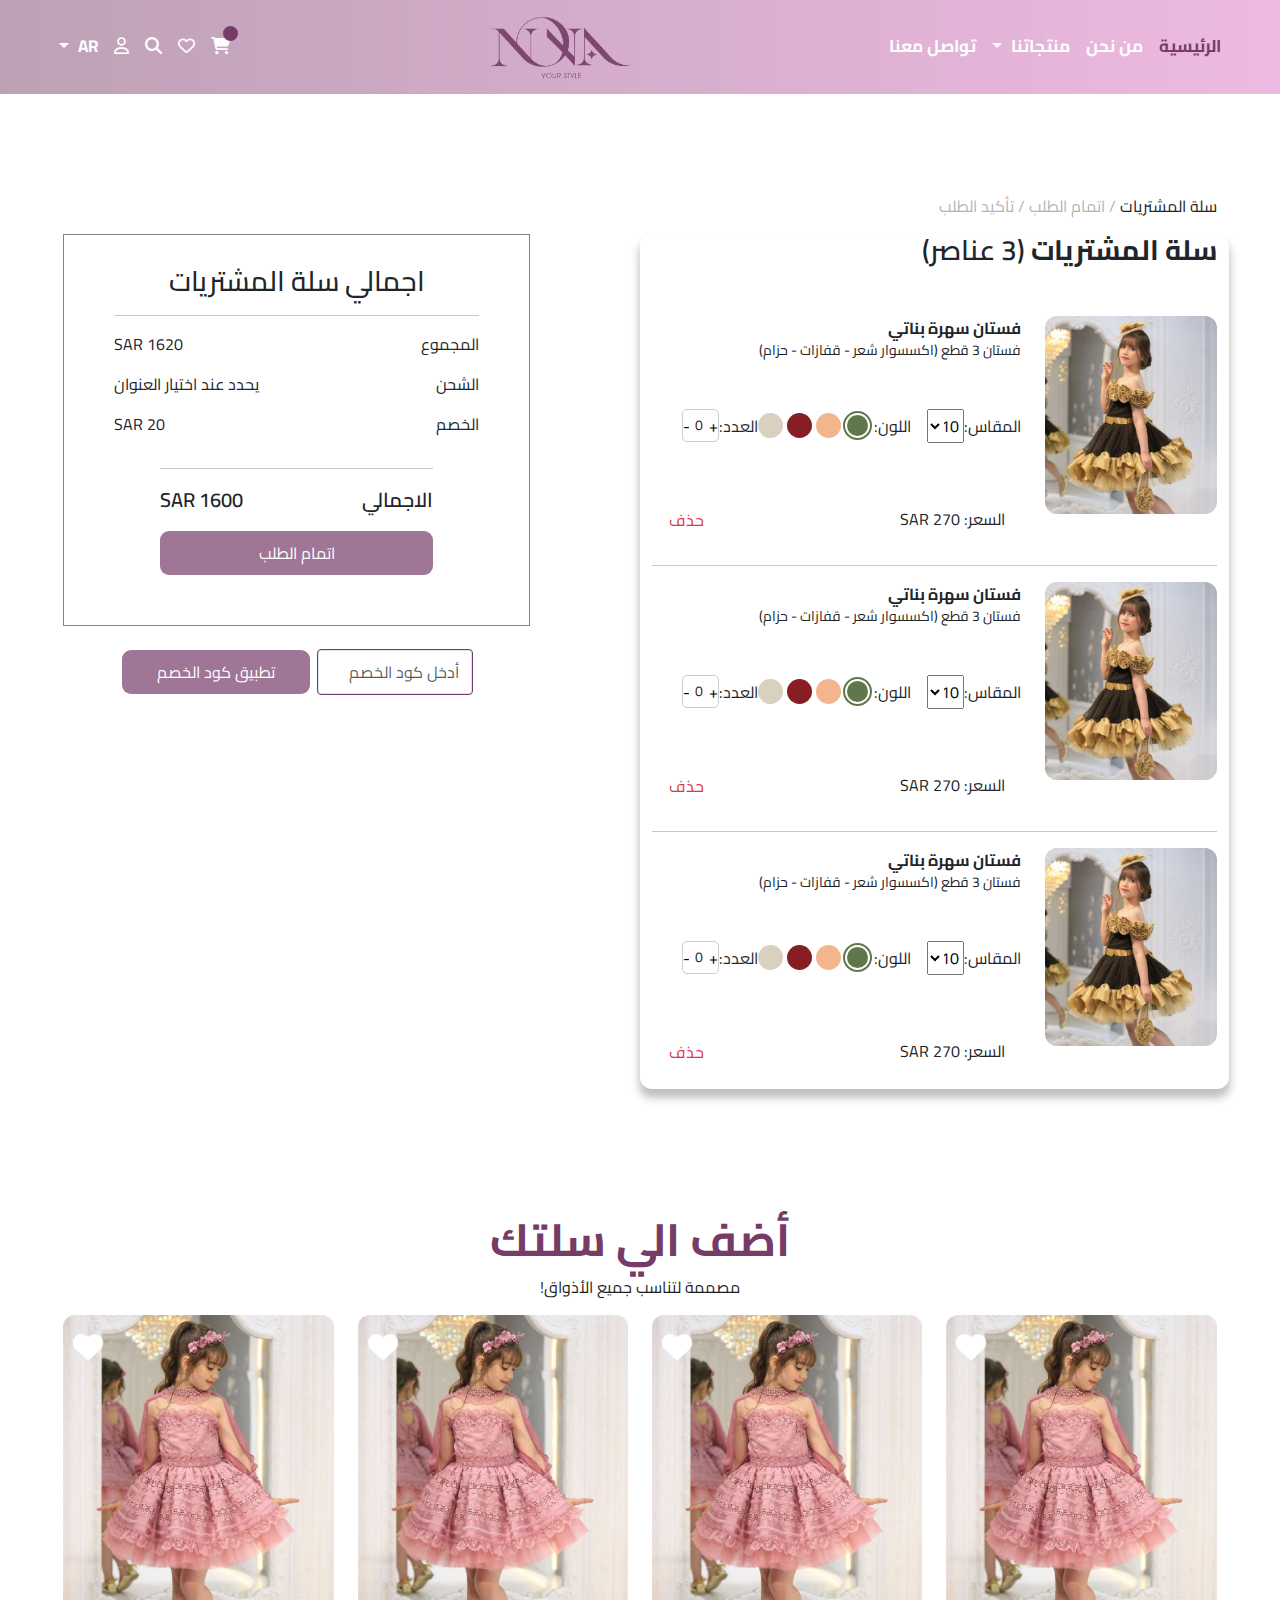
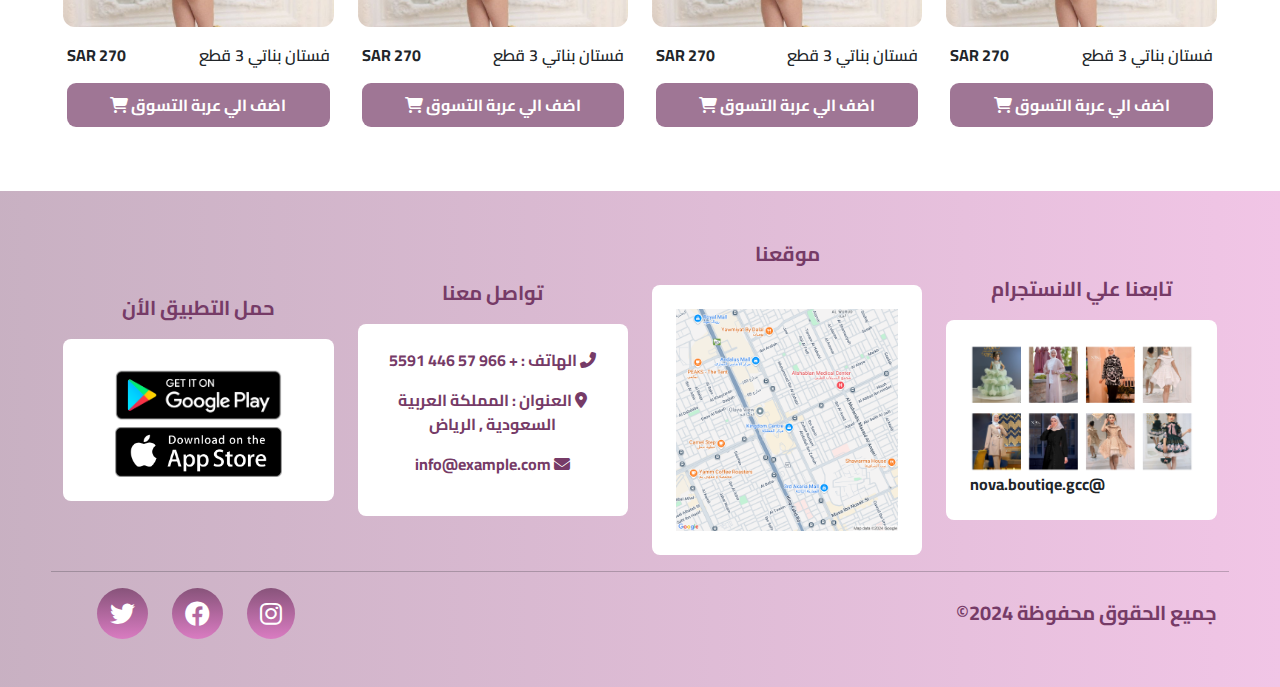
<file: cart.html>
<!DOCTYPE html>
<html lang="en" dir="rtl">

<head>
    <meta charset="UTF-8">
    <meta name="viewport" content="width=device-width, initial-scale=1.0">
    <title>Nova</title>
    <!-- FONT -->
    <link rel="preconnect" href="https://fonts.googleapis.com">
    <link rel="preconnect" href="https://fonts.gstatic.com" crossorigin>
    <link href="https://fonts.googleapis.com/css2?family=Cairo:wght@200..1000&display=swap" rel="stylesheet">
    <!-- OWL -->
    <link rel="stylesheet" href="assets/vendors/owl/owl.carousel.min.css">
    <link rel="stylesheet" href="assets/vendors/owl/owl.theme.default.min.css">
    <!-- FONT AWESOME -->
    <link rel="stylesheet" href="assets/vendors/Font Awesome/all.min.css">
    <!-- BOOTSTRAP RTL -->
    <link rel="stylesheet" href="assets/vendors/Bootstrap/bootstrap.rtl.min.css">
    <!-- STYLING -->
    <link rel="stylesheet" href="assets/css/main.css">
</head>

<body>
    <!-- NAVBAR -->
    <header>
        <nav class="container navbar navbar-expand-lg">
            <ul class="navbar-nav right-nav me-auto mb-2 mb-lg-0">
                <li class="nav-item">
                    <a class="nav-link active" aria-current="page" href="#">الرئيسية</a>
                </li>
                <li class="nav-item">
                    <a class="nav-link" href="#">من نحن</a>
                </li>
                <li class="nav-item dropdown">
                    <a class="nav-link dropdown-toggle" href="#" role="button" data-bs-toggle="dropdown"
                        aria-expanded="false">
                        منتجاتنا
                    </a>
                    <ul class="dropdown-menu">
                        <li><a class="dropdown-item" href="#">Action</a></li>
                        <li><a class="dropdown-item" href="#">Another action</a></li>
                        <li>
                            <hr class="dropdown-divider">
                        </li>
                        <li><a class="dropdown-item" href="#">Something else here</a></li>
                    </ul>
                </li>
                <li class="nav-item">
                    <a class="nav-link" href="#">تواصل معنا</a>
                </li>
            </ul>
            <div class="LOGO">
                <a href="#">
                    <img src="assets/imgs/logo.png" alt="Logo Here" class="img-fluid">
                </a>
            </div>
            <ul class="navbar-nav ms-auto mb-2 mb-lg-0">
                <li class="nav-item cart">
                    <a class="nav-link" aria-current="page" href="#"><i class="fa-solid fa-cart-shopping"></i></a>
                </li>
                <li class="nav-item">
                    <a class="nav-link" href="#"><i class="fa-regular fa-heart"></i></a>
                </li>
                <li class="nav-item">
                    <a class="nav-link" href="#"><i class="fa-solid fa-magnifying-glass"></i></a>
                </li>
                <li class="nav-item">
                    <a class="nav-link" href="#"><i class="fa-regular fa-user"></i></a>
                </li>
                <li class="nav-item dropdown">
                    <a class="nav-link dropdown-toggle" href="#" role="button" data-bs-toggle="dropdown"
                        aria-expanded="false">
                        AR
                    </a>
                    <ul class="dropdown-menu">
                        <li><a class="dropdown-item" href="#">Action</a></li>
                        <li><a class="dropdown-item" href="#">Another action</a></li>
                        <li>
                            <hr class="dropdown-divider">
                        </li>
                        <li><a class="dropdown-item" href="#">Something else here</a></li>
                    </ul>
                </li>
            </ul>
        </nav>
    </header>

    <main id="main">
        <section class="sec-cart-1 mt-10 mb-10">
            <div class="container">
                <p class="color-placeholder"><span class="text-dark">سلة المشتريات</span> / اتمام الطلب / تأكيد الطلب
                </p>

                <div class="row justify-content-between">
                    <div class="cart-right-side col-md-6 mb-4">
                        <h3 class="fw-bold mb-5">سلة المشتريات <span class="fw-semibold">(3 عناصر)</span></h3>
                        <div class="item mb-2">
                            <div class="row">
                                <div class="col-4">
                                    <img src="assets/imgs/home-1.jpeg" class="img-fluid">
                                </div>
                                <div class="col-8">
                                    <div class="cart-item-info mb-4">
                                        <p class="mb-0 fw-bold">فستان سهرة بناتي</p>
                                        <p class="item-info">فستان 3 قطع (اكسسوار شعر - قفازات - حزام)</p>
                                    </div>
                                    <div class="cart-item-options d-flex mt-5 align-items-center">
                                        <label>المقاس:</label>
                                        <select class="w-20 me-lg-3 me-0">
                                            <option value="10">10</option>
                                            <option value="11">11</option>
                                            <option value="12">12</option>
                                            <option value="13">13</option>
                                            <option value="14">14</option>
                                        </select>
                                        <label>اللون:</label>
                                        <div class="d-flex">
                                            <button
                                                class="color green-color color-active-sm color-size-sm ms-1 me-1"></button>
                                            <button class="color beige-color color-size-sm  me-1"></button>
                                            <button class="color red-color color-size-sm  me-1"></button>
                                            <button class="color offwhite-color color-size-sm "></button>
                                        </div>
                                        <label>العدد:</label>
                                        <div class="input-group w-20">
                                            <button type="button" class="plus">+</button>
                                            <input type="text"
                                                class="form-control form-control-sm bg-white counter-input p-0 m-0"
                                                value="0">
                                            <button type="button" class="minus">-</button>
                                        </div>
                                    </div>
                                    <div class="item-price d-flex justify-content-between mt-5">
                                        <p class="m-0 p-3">السعر: 270 SAR</p>
                                        <button class="btn text-danger p-3">حذف</button>
                                    </div>
                                </div>
                            </div>
                        </div>
                        <hr>
                        <div class="item mb-2">
                            <div class="row">
                                <div class="col-4">
                                    <img src="assets/imgs/home-1.jpeg" class="img-fluid">
                                </div>
                                <div class="col-8">
                                    <div class="cart-item-info mb-4">
                                        <p class="mb-0 fw-bold">فستان سهرة بناتي</p>
                                        <p class="item-info">فستان 3 قطع (اكسسوار شعر - قفازات - حزام)</p>
                                    </div>
                                    <div class="cart-item-options d-flex mt-5 align-items-center">
                                        <label>المقاس:</label>
                                        <select class="w-20 me-lg-3 me-0">
                                            <option value="10">10</option>
                                            <option value="11">11</option>
                                            <option value="12">12</option>
                                            <option value="13">13</option>
                                            <option value="14">14</option>
                                        </select>
                                        <label>اللون:</label>
                                        <div class="d-flex">
                                            <button
                                                class="color green-color color-active-sm color-size-sm ms-1 me-1"></button>
                                            <button class="color beige-color color-size-sm  me-1"></button>
                                            <button class="color red-color color-size-sm  me-1"></button>
                                            <button class="color offwhite-color color-size-sm "></button>
                                        </div>
                                        <label>العدد:</label>
                                        <div class="input-group w-20">
                                            <button type="button" class="plus">+</button>
                                            <input type="text"
                                                class="form-control form-control-sm bg-white counter-input p-0 m-0"
                                                value="0">
                                            <button type="button" class="minus">-</button>
                                        </div>
                                    </div>
                                    <div class="item-price d-flex justify-content-between mt-5">
                                        <p class="m-0 p-3">السعر: 270 SAR</p>
                                        <button class="btn text-danger p-3">حذف</button>
                                    </div>
                                </div>
                            </div>
                        </div>
                        <hr>
                        <div class="item mb-2">
                            <div class="row">
                                <div class="col-4">
                                    <img src="assets/imgs/home-1.jpeg" class="img-fluid">
                                </div>
                                <div class="col-8">
                                    <div class="cart-item-info mb-4">
                                        <p class="mb-0 fw-bold">فستان سهرة بناتي</p>
                                        <p class="item-info">فستان 3 قطع (اكسسوار شعر - قفازات - حزام)</p>
                                    </div>
                                    <div class="cart-item-options d-flex mt-5 align-items-center">
                                        <label>المقاس:</label>
                                        <select class="w-20 me-lg-3 me-0">
                                            <option value="10">10</option>
                                            <option value="11">11</option>
                                            <option value="12">12</option>
                                            <option value="13">13</option>
                                            <option value="14">14</option>
                                        </select>
                                        <label>اللون:</label>
                                        <div class="d-flex">
                                            <button
                                                class="color green-color color-active-sm color-size-sm ms-1 me-1"></button>
                                            <button class="color beige-color color-size-sm  me-1"></button>
                                            <button class="color red-color color-size-sm  me-1"></button>
                                            <button class="color offwhite-color color-size-sm "></button>
                                        </div>
                                        <label>العدد:</label>
                                        <div class="input-group w-20">
                                            <button type="button" class="plus">+</button>
                                            <input type="text"
                                                class="form-control form-control-sm bg-white counter-input p-0 m-0"
                                                value="0">
                                            <button type="button" class="minus">-</button>
                                        </div>
                                    </div>
                                    <div class="item-price d-flex justify-content-between mt-5">
                                        <p class="m-0 p-3">السعر: 270 SAR</p>
                                        <button class="btn text-danger p-3">حذف</button>
                                    </div>
                                </div>
                            </div>
                        </div>

                    </div>
                    <div class="cart-left-side col-md-5 mb-4">
                        <div class="total-info">
                            <div class="text-center">
                                <h3>اجمالي سلة المشتريات</h3>
                            </div>
                            <hr>
                            <div class="d-flex justify-content-between">
                                <p>المجموع</p>
                                <p>1620 SAR</p>
                            </div>
                            <div class="d-flex justify-content-between">
                                <p>الشحن</p>
                                <p>يحدد عند اختيار العنوان</p>
                            </div>
                            <div class="d-flex justify-content-between">
                                <p>الخصم</p>
                                <p>20 SAR</p>
                            </div>
                            <div class="w-75 m-auto">
                                <hr>
                            </div>
                            <div class="w-75 m-auto d-flex justify-content-between">
                                <p class="fs-5 fw-semibold">الاجمالي</p>
                                <p class="fs-5 fw-semibold">1600 SAR</p>
                            </div>
                            <div class="w-75 m-auto">
                                <button class="myBtn w-100 completeOrderBtn">اتمام الطلب</button>
                            </div>
                        </div>
                        <div class="d-flex w-75 m-auto mt-4">
                            <input type="text" class="form-control w-75 h-25 me-2 mb-2" placeholder="أدخل كود الخصم">
                            <button class="myBtn completeOrderBtn p-0 mb-2 w-100">تطبيق كود الخصم</button>
                        </div>
                    </div>
                </div>
            </div>
        </section>

        <!-- SECTION 2 PRODUCTS -->
        <section class="sec-3 container mb-5">
            <div class="text-center">
                <h1 class="text-image">أضف الي سلتك</h1>
                <p class="title-info">مصممة لتناسب جميع الأذواق!</p>
            </div>

            <div class="row justify-content-center">
                <div class="col-md-3 col-sm-6 col-10">
                    <div class="card position-relative">
                        <img src="assets/imgs/home-2.jpeg" class="card-img-top">
                        <button class="fav-btn-icon"><i class="fa-solid fa-heart"></i></button>
                        <div class="card-body">
                            <div class="row">
                                <div class="col-8 p-0">
                                    <p class="fw-600">فستان بناتي 3 قطع</p>
                                </div>
                                <div class="col-4 p-0 text-end">
                                    <p class="fw-700">270 SAR</p>
                                </div>
                            </div>
                            <div class="row">
                                <button class="myBtn">اضف الي عربة التسوق <i
                                        class="fa-solid fa-cart-shopping"></i></button>
                            </div>
                        </div>
                    </div>
                </div>
                <div class="col-md-3 col-sm-6 col-10">
                    <div class="card position-relative">
                        <img src="assets/imgs/home-2.jpeg" class="card-img-top">
                        <button class="fav-btn-icon"><i class="fa-solid fa-heart"></i></button>
                        <div class="card-body">
                            <div class="row">
                                <div class="col-8 p-0">
                                    <p class="fw-600">فستان بناتي 3 قطع</p>
                                </div>
                                <div class="col-4 p-0 text-end">
                                    <p class="fw-700">270 SAR</p>
                                </div>
                            </div>
                            <div class="row">
                                <button class="myBtn">اضف الي عربة التسوق <i
                                        class="fa-solid fa-cart-shopping"></i></button>
                            </div>
                        </div>
                    </div>
                </div>
                <div class="col-md-3 col-sm-6 col-10">
                    <div class="card position-relative">
                        <img src="assets/imgs/home-2.jpeg" class="card-img-top">
                        <button class="fav-btn-icon"><i class="fa-solid fa-heart"></i></button>
                        <div class="card-body">
                            <div class="row">
                                <div class="col-8 p-0">
                                    <p class="fw-600">فستان بناتي 3 قطع</p>
                                </div>
                                <div class="col-4 p-0 text-end">
                                    <p class="fw-700">270 SAR</p>
                                </div>
                            </div>
                            <div class="row">
                                <button class="myBtn">اضف الي عربة التسوق <i
                                        class="fa-solid fa-cart-shopping"></i></button>
                            </div>
                        </div>
                    </div>
                </div>
                <div class="col-md-3 col-sm-6 col-10">
                    <div class="card position-relative">
                        <img src="assets/imgs/home-2.jpeg" class="card-img-top">
                        <button class="fav-btn-icon"><i class="fa-solid fa-heart"></i></button>
                        <div class="card-body">
                            <div class="row">
                                <div class="col-8 p-0">
                                    <p class="fw-600">فستان بناتي 3 قطع</p>
                                </div>
                                <div class="col-4 p-0 text-end">
                                    <p class="fw-700">270 SAR</p>
                                </div>
                            </div>
                            <div class="row">
                                <button class="myBtn">اضف الي عربة التسوق <i
                                        class="fa-solid fa-cart-shopping"></i></button>
                            </div>
                        </div>
                    </div>
                </div>

            </div>

        </section>
    </main>

    <!-- FOOTER -->
    <footer class="py-5">
        <div class="container">
            <div class="row align-items-center">
                <div class="footer-divs col-md-3 col-sm-6 mb-3">
                    <div class="text-center">
                        <p class="footer-title">تابعنا علي الانستجرام</p>
                        <div class="bg-white p-4">
                            <img src="assets/imgs/insta.png" class="img-fluid">
                            <p class="text-end fw-bold m-0">@nova.boutiqe.gcc</p>
                        </div>
                    </div>
                </div>
                <div class="footer-divs col-md-3 col-sm-6 mb-3">
                    <div class="text-center">
                        <p class="footer-title">موقعنا</p>
                        <div class="bg-white p-4">
                            <img src="assets/imgs/map.png" class="img-fluid">
                        </div>
                    </div>
                </div>
                <div class="footer-divs col-md-3 col-sm-6 mb-3">
                    <div class="text-center">
                        <p class="footer-title">تواصل معنا</p>
                        <div class="bg-white p-4 color-main">
                            <p><i class="fa-solid fa-phone-flip"></i> الهاتف : + 966 57 446 5591</p>
                            <p><i class="fa-solid fa-location-dot"></i> العنوان : المملكة العربية السعودية , الرياض
                            </p>
                            <p><i class="fa-solid fa-envelope"></i> info@example.com</p>
                        </div>
                    </div>
                </div>
                <div class="footer-divs col-md-3 col-sm-6 mb-3">
                    <div class="text-center">
                        <p class="footer-title">حمل التطبيق الأن</p>
                        <div class="bg-white p-4">
                            <img src="assets/imgs/google.png" class="w-75">
                            <img src="assets/imgs/app.png" class="w-75">
                        </div>
                    </div>
                </div>
                <hr>
                <div class="row align-items-center">
                    <div class="col-sm-6">
                        <p class="text-start color-main fs-5 m-0">جميع الحقوق محفوظة 2024© </p>
                    </div>
                    <div class="col-sm-6 ">
                        <div class="text-end">
                            <a class="social-icons" href="#">
                                <i class="fa-brands fa-instagram"></i>
                            </a>
                            <a class="social-icons" href="#">
                                <i class="fa-brands fa-facebook"></i>
                            </a>
                            <a class="social-icons" href="#">
                                <i class="fa-brands fa-twitter"></i>
                            </a>
                        </div>
                    </div>
                </div>
            </div>
        </div>
    </footer>
    <script src="assets/vendors/Bootstrap/bootstrap.bundle.min.js"></script>
    <script src="assets/vendors/jQuery/jquery-3.7.1.min.js"></script>
    <script src="assets/vendors/owl/owl.carousel.min.js"></script>
    <script src="assets/js/main.js"></script>
</body>

</html>
</file>
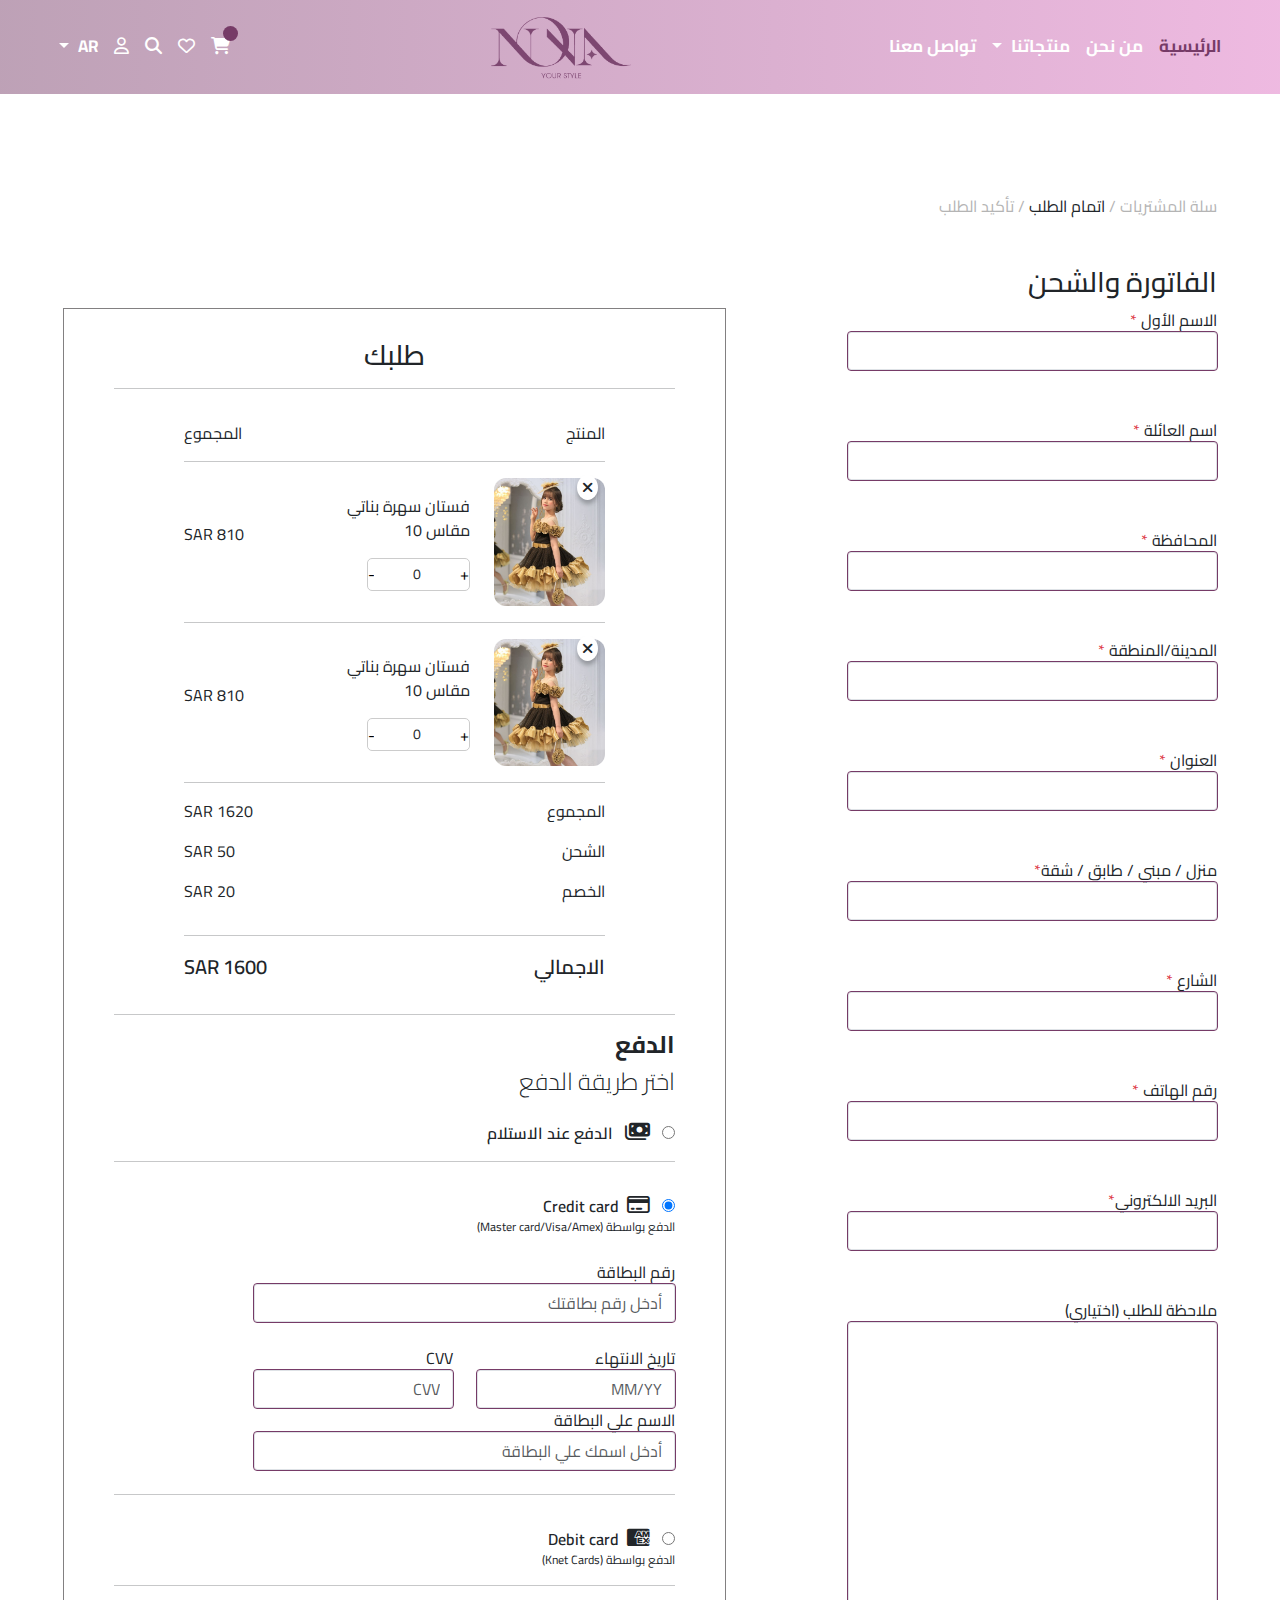
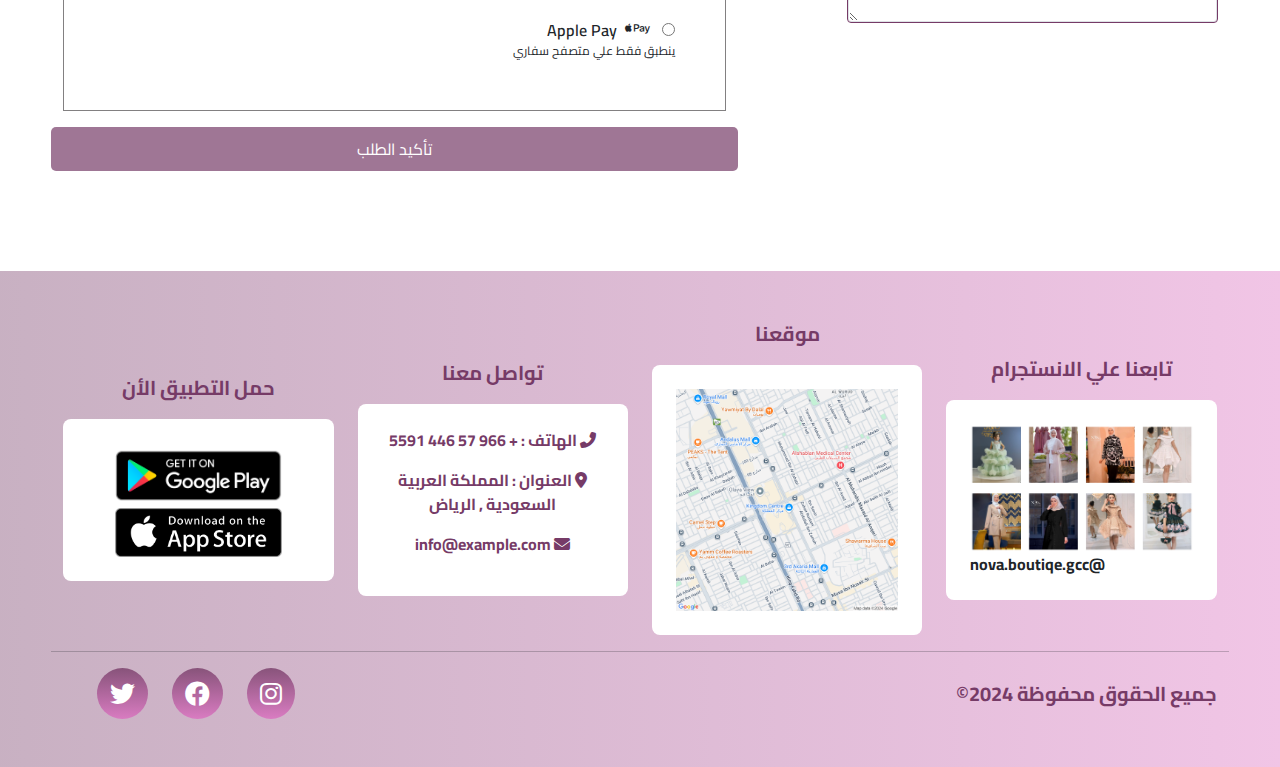
<file: checkout.html>
<!DOCTYPE html>
<html lang="en" dir="rtl">

<head>
    <meta charset="UTF-8">
    <meta name="viewport" content="width=device-width, initial-scale=1.0">
    <title>Nova</title>
    <!-- FONT -->
    <link rel="preconnect" href="https://fonts.googleapis.com">
    <link rel="preconnect" href="https://fonts.gstatic.com" crossorigin>
    <link href="https://fonts.googleapis.com/css2?family=Cairo:wght@200..1000&display=swap" rel="stylesheet">
    <!-- OWL -->
    <link rel="stylesheet" href="assets/vendors/owl/owl.carousel.min.css">
    <link rel="stylesheet" href="assets/vendors/owl/owl.theme.default.min.css">
    <!-- FONT AWESOME -->
    <link rel="stylesheet" href="assets/vendors/Font Awesome/all.min.css">
    <!-- BOOTSTRAP RTL -->
    <link rel="stylesheet" href="assets/vendors/Bootstrap/bootstrap.rtl.min.css">
    <!-- STYLING -->
    <link rel="stylesheet" href="assets/css/main.css">
</head>

<body>
    <!-- NAVBAR -->
    <header>
        <nav class="container navbar navbar-expand-lg">
            <ul class="navbar-nav right-nav me-auto mb-2 mb-lg-0">
                <li class="nav-item">
                    <a class="nav-link active" aria-current="page" href="#">الرئيسية</a>
                </li>
                <li class="nav-item">
                    <a class="nav-link" href="#">من نحن</a>
                </li>
                <li class="nav-item dropdown">
                    <a class="nav-link dropdown-toggle" href="#" role="button" data-bs-toggle="dropdown"
                        aria-expanded="false">
                        منتجاتنا
                    </a>
                    <ul class="dropdown-menu">
                        <li><a class="dropdown-item" href="#">Action</a></li>
                        <li><a class="dropdown-item" href="#">Another action</a></li>
                        <li>
                            <hr class="dropdown-divider">
                        </li>
                        <li><a class="dropdown-item" href="#">Something else here</a></li>
                    </ul>
                </li>
                <li class="nav-item">
                    <a class="nav-link" href="#">تواصل معنا</a>
                </li>
            </ul>
            <div class="LOGO">
                <a href="#">
                    <img src="assets/imgs/logo.png" alt="Logo Here" class="img-fluid">
                </a>
            </div>
            <ul class="navbar-nav ms-auto mb-2 mb-lg-0">
                <li class="nav-item cart">
                    <a class="nav-link" aria-current="page" href="#"><i class="fa-solid fa-cart-shopping"></i></a>
                </li>
                <li class="nav-item">
                    <a class="nav-link" href="#"><i class="fa-regular fa-heart"></i></a>
                </li>
                <li class="nav-item">
                    <a class="nav-link" href="#"><i class="fa-solid fa-magnifying-glass"></i></a>
                </li>
                <li class="nav-item">
                    <a class="nav-link" href="#"><i class="fa-regular fa-user"></i></a>
                </li>
                <li class="nav-item dropdown">
                    <a class="nav-link dropdown-toggle" href="#" role="button" data-bs-toggle="dropdown"
                        aria-expanded="false">
                        AR
                    </a>
                    <ul class="dropdown-menu">
                        <li><a class="dropdown-item" href="#">Action</a></li>
                        <li><a class="dropdown-item" href="#">Another action</a></li>
                        <li>
                            <hr class="dropdown-divider">
                        </li>
                        <li><a class="dropdown-item" href="#">Something else here</a></li>
                    </ul>
                </li>
            </ul>
        </nav>
    </header>

    <main id="main">
        <section class="sec-checkout-1 mt-10 mb-10">
            <div class="container">
                <p class="color-placeholder"> سلة المشتريات / <span class="text-dark">اتمام الطلب</span> / تأكيد الطلب
                </p>
                <h3 class="mt-5">الفاتورة والشحن</h3>
                <div class="row justify-content-between">
                    <div class="col-md-4">
                        <label>الاسم الأول <span class="text-danger">*</span></label>
                        <input type="text" class="form-control mb-5">
                        <label>اسم العائلة <span class="text-danger">*</span></label>
                        <input type="text" class="form-control mb-5">
                        <label>المحافظة <span class="text-danger">*</span></label>
                        <input type="text" class="form-control mb-5">
                        <label>المدينة/المنطقة <span class="text-danger">*</span></label>
                        <input type="text" class="form-control mb-5">
                        <label>العنوان <span class="text-danger">*</span></label>
                        <input type="text" class="form-control mb-5">
                        <label>منزل / مبني / طابق / شقة<span class="text-danger">*</span></label>
                        <input type="text" class="form-control mb-5">
                        <label>الشارع <span class="text-danger">*</span></label>
                        <input type="text" class="form-control mb-5">
                        <label>رقم الهاتف <span class="text-danger">*</span></label>
                        <input type="text" class="form-control mb-5">
                        <label>البريد الالكتروني<span class="text-danger">*</span></label>
                        <input type="text" class="form-control mb-5">
                        <label>ملاحظة للطلب (اختياري)</label>
                        <textarea type="text" class="form-control mb-5" style="height: 300px;"></textarea>
                    </div>
                    <div class="col-md-7">
                        <div class="total-info">
                            <div class="text-center">
                                <h3>طلبك</h3>
                            </div>
                            <hr>
                            <div class="w-75 m-auto">
                                <div class="d-flex justify-content-between">
                                    <p class="m-0 mt-3">المنتج</p>
                                    <p class="m-0 mt-3"> المجموع</p>
                                </div>
                                <hr>
                                <div class="d-flex align-items-center mb-3">
                                    <div class="row align-items-center">
                                        <div class="col-md-5 col-8 checkout-item item">
                                            <img src="assets/imgs/home-1.jpeg" class="img-fluid">
                                            <button class="btn remove-item"><i class="fa-solid fa-xmark"></i></button>
                                        </div>
                                        <div class="col-md-6 col-4">
                                            <p>فستان سهرة بناتي مقاس 10</p>
                                            <div class="input-group w-75">
                                                <button type="button" class="plus">+</button>
                                                <input type="text"
                                                    class="form-control form-control-sm bg-white counter-input p-0 m-0"
                                                    value="0">
                                                <button type="button" class="minus">-</button>
                                            </div>
                                        </div>
                                    </div>
                                    <p class="w-100 text-end">810 SAR</p>
                                </div>
                                <hr>
                                <div class="d-flex align-items-center mb-3">
                                    <div class="row align-items-center">
                                        <div class="col-md-5 col-8 checkout-item item">
                                            <img src="assets/imgs/home-1.jpeg" class="img-fluid">
                                            <button class="btn remove-item"><i class="fa-solid fa-xmark"></i></button>
                                        </div>
                                        <div class="col-md-6 col-4">
                                            <p>فستان سهرة بناتي مقاس 10</p>
                                            <div class="input-group w-75">
                                                <button type="button" class="plus">+</button>
                                                <input type="text"
                                                    class="form-control form-control-sm bg-white counter-input p-0 m-0"
                                                    value="0">
                                                <button type="button" class="minus">-</button>
                                            </div>
                                        </div>
                                    </div>
                                    <p class="w-100 text-end">810 SAR</p>
                                </div>
                                <hr>
                                <div class="d-flex justify-content-between">
                                    <p>المجموع</p>
                                    <p>1620 SAR</p>
                                </div>
                                <div class="d-flex justify-content-between">
                                    <p>الشحن</p>
                                    <p>50 SAR</p>
                                </div>
                                <div class="d-flex justify-content-between">
                                    <p>الخصم</p>
                                    <p>20 SAR</p>
                                </div>
                                <hr>
                                <div class="d-flex justify-content-between">
                                    <p class="fs-5 fw-semibold">الاجمالي</p>
                                    <p class="fs-5 fw-semibold">1600 SAR</p>
                                </div>
                            </div>
                            <hr>
                            <h4 class="fw-bold">الدفع</h4>
                            <h4 class="fw-light">اختر طريقة الدفع</h4>
                            <input type="radio" name="payment_method" id="payment_method">
                            <label class="mt-3 fw-semibold"><i class="fa-solid fa-money-bills fs-5 mx-2"></i>
                                الدفع
                                عند
                                الاستلام</label>
                            <hr>
                            <input checked type="radio" name="payment_method" id="payment_method">
                            <label class="credit w-50 mt-3 fw-semibold"><i
                                    class="fa-regular fa-credit-card fs-5 mx-2"></i>Credit
                                card
                            </label>
                            <small style="font-size: 12px; display: block;" class="mb-4">الدفع بواسطة (Master
                                card/Visa/Amex)</small>

                            <div class="w-75">
                                <label>رقم البطاقة</label>
                                <input type="text" class="form-control mb-4" placeholder="أدخل رقم بطاقتك">
                                <div class="row">
                                    <div class="col-6">
                                        <label>تاريخ الانتهاء</label>
                                    </div>
                                    <div class="col-6">
                                        <label>CVV</label>
                                    </div>
                                    <div class="col-6">
                                        <input type="text" class="form-control" placeholder="MM/YY">
                                    </div>
                                    <div class="col-6">
                                        <input type="text" class="form-control" placeholder="CVV">
                                    </div>
                                </div>
                                <label>الاسم علي البطاقة</label>
                                <input type="text" class="form-control mb-4" placeholder="أدخل اسمك علي البطاقة ">
                            </div>
                            <hr>
                            <input type="radio" name="payment_method" id="payment_method">
                            <label class="credit w-50 mt-3 fw-semibold"><i
                                    class="fa-brands fa-cc-amex fs-5 mx-2"></i>Debit
                                card
                            </label>
                            <small style="font-size: 12px; display: block;" class="">الدفع بواسطة (Knet
                                Cards)</small>
                            <hr>
                            <input type="radio" name="payment_method" id="payment_method">
                            <label class="credit w-50 mt-3 fw-semibold"><i
                                    class="fa-brands fa-apple-pay fs-5 mx-2"></i>Apple
                                Pay</label>
                            <small style="font-size: 12px; display: block;">ينطبق فقط علي متصفح
                                سفاري</small>
                        </div>
                        <div class="row">
                            <button class="myBtn final-checkout mt-3">
                                تأكيد الطلب
                            </button>
                        </div>
                    </div>
                </div>
            </div>
        </section>
    </main>

    <!-- FOOTER -->
    <footer class="py-5">
        <div class="container">
            <div class="row align-items-center">
                <div class="footer-divs col-md-3 col-sm-6 mb-3">
                    <div class="text-center">
                        <p class="footer-title">تابعنا علي الانستجرام</p>
                        <div class="bg-white p-4">
                            <img src="assets/imgs/insta.png" class="img-fluid">
                            <p class="text-end fw-bold m-0">@nova.boutiqe.gcc</p>
                        </div>
                    </div>
                </div>
                <div class="footer-divs col-md-3 col-sm-6 mb-3">
                    <div class="text-center">
                        <p class="footer-title">موقعنا</p>
                        <div class="bg-white p-4">
                            <img src="assets/imgs/map.png" class="img-fluid">
                        </div>
                    </div>
                </div>
                <div class="footer-divs col-md-3 col-sm-6 mb-3">
                    <div class="text-center">
                        <p class="footer-title">تواصل معنا</p>
                        <div class="bg-white p-4 color-main">
                            <p><i class="fa-solid fa-phone-flip"></i> الهاتف : + 966 57 446 5591</p>
                            <p><i class="fa-solid fa-location-dot"></i> العنوان : المملكة العربية السعودية , الرياض
                            </p>
                            <p><i class="fa-solid fa-envelope"></i> info@example.com</p>
                        </div>
                    </div>
                </div>
                <div class="footer-divs col-md-3 col-sm-6 mb-3">
                    <div class="text-center">
                        <p class="footer-title">حمل التطبيق الأن</p>
                        <div class="bg-white p-4">
                            <img src="assets/imgs/google.png" class="w-75">
                            <img src="assets/imgs/app.png" class="w-75">
                        </div>
                    </div>
                </div>
                <hr>
                <div class="row align-items-center">
                    <div class="col-sm-6">
                        <p class="text-start color-main fs-5 m-0">جميع الحقوق محفوظة 2024© </p>
                    </div>
                    <div class="col-sm-6 ">
                        <div class="text-end">
                            <a class="social-icons" href="#">
                                <i class="fa-brands fa-instagram"></i>
                            </a>
                            <a class="social-icons" href="#">
                                <i class="fa-brands fa-facebook"></i>
                            </a>
                            <a class="social-icons" href="#">
                                <i class="fa-brands fa-twitter"></i>
                            </a>
                        </div>
                    </div>
                </div>
            </div>
        </div>
    </footer>
    <script src="assets/vendors/Bootstrap/bootstrap.bundle.min.js"></script>
    <script src="assets/vendors/jQuery/jquery-3.7.1.min.js"></script>
    <script src="assets/vendors/owl/owl.carousel.min.js"></script>
    <script src="assets/js/main.js"></script>
</body>

</html>
</file>
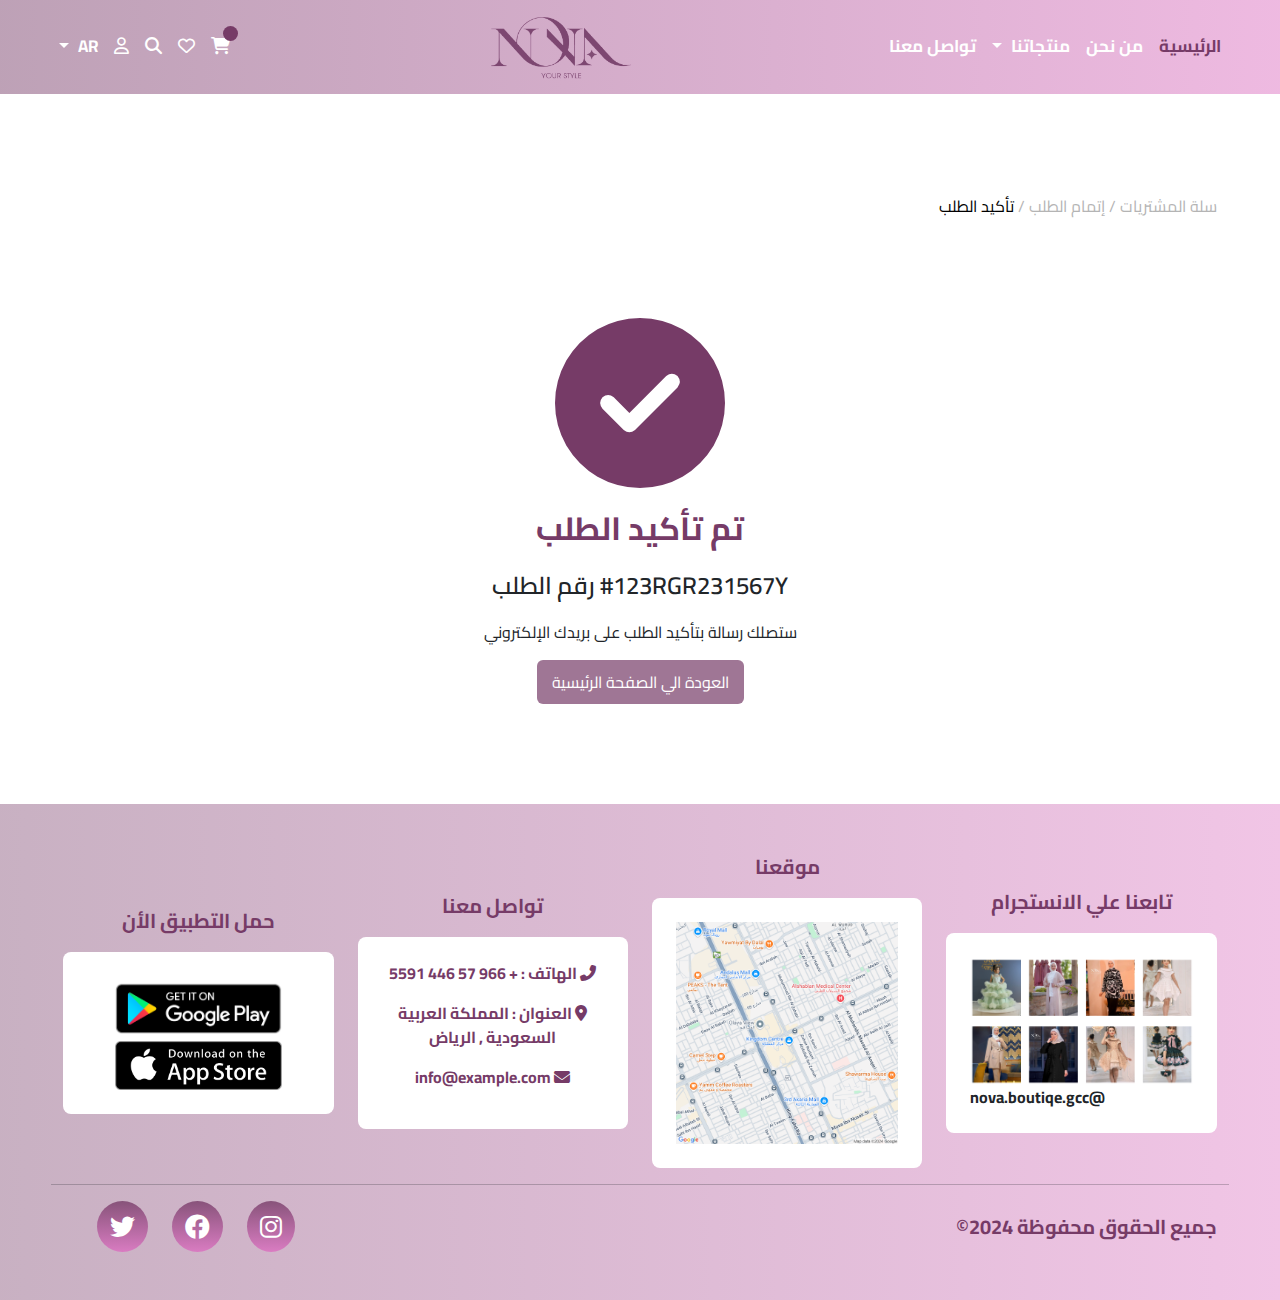
<file: confirmOrder.html>
<!DOCTYPE html>
<html lang="en" dir="rtl">

<head>
    <meta charset="UTF-8">
    <meta name="viewport" content="width=device-width, initial-scale=1.0">
    <title>Nova</title>
    <!-- FONT -->
    <link rel="preconnect" href="https://fonts.googleapis.com">
    <link rel="preconnect" href="https://fonts.gstatic.com" crossorigin>
    <link href="https://fonts.googleapis.com/css2?family=Cairo:wght@200..1000&display=swap" rel="stylesheet">
    <!-- OWL -->
    <link rel="stylesheet" href="assets/vendors/owl/owl.carousel.min.css">
    <link rel="stylesheet" href="assets/vendors/owl/owl.theme.default.min.css">
    <!-- FONT AWESOME -->
    <link rel="stylesheet" href="assets/vendors/Font Awesome/all.min.css">
    <!-- BOOTSTRAP RTL -->
    <link rel="stylesheet" href="assets/vendors/Bootstrap/bootstrap.rtl.min.css">
    <!-- STYLING -->
    <link rel="stylesheet" href="assets/css/main.css">
</head>

<body>
    <!-- NAVBAR -->
    <header>
        <nav class="container navbar navbar-expand-lg">
            <ul class="navbar-nav right-nav me-auto mb-2 mb-lg-0">
                <li class="nav-item">
                    <a class="nav-link active" aria-current="page" href="#">الرئيسية</a>
                </li>
                <li class="nav-item">
                    <a class="nav-link" href="#">من نحن</a>
                </li>
                <li class="nav-item dropdown">
                    <a class="nav-link dropdown-toggle" href="#" role="button" data-bs-toggle="dropdown"
                        aria-expanded="false">
                        منتجاتنا
                    </a>
                    <ul class="dropdown-menu">
                        <li><a class="dropdown-item" href="#">Action</a></li>
                        <li><a class="dropdown-item" href="#">Another action</a></li>
                        <li>
                            <hr class="dropdown-divider">
                        </li>
                        <li><a class="dropdown-item" href="#">Something else here</a></li>
                    </ul>
                </li>
                <li class="nav-item">
                    <a class="nav-link" href="#">تواصل معنا</a>
                </li>
            </ul>
            <div class="LOGO">
                <a href="#">
                    <img src="assets/imgs/logo.png" alt="Logo Here" class="img-fluid">
                </a>
            </div>
            <ul class="navbar-nav ms-auto mb-2 mb-lg-0">
                <li class="nav-item cart">
                    <a class="nav-link" aria-current="page" href="#"><i class="fa-solid fa-cart-shopping"></i></a>
                </li>
                <li class="nav-item">
                    <a class="nav-link" href="#"><i class="fa-regular fa-heart"></i></a>
                </li>
                <li class="nav-item">
                    <a class="nav-link" href="#"><i class="fa-solid fa-magnifying-glass"></i></a>
                </li>
                <li class="nav-item">
                    <a class="nav-link" href="#"><i class="fa-regular fa-user"></i></a>
                </li>
                <li class="nav-item dropdown">
                    <a class="nav-link dropdown-toggle" href="#" role="button" data-bs-toggle="dropdown"
                        aria-expanded="false">
                        AR
                    </a>
                    <ul class="dropdown-menu">
                        <li><a class="dropdown-item" href="#">Action</a></li>
                        <li><a class="dropdown-item" href="#">Another action</a></li>
                        <li>
                            <hr class="dropdown-divider">
                        </li>
                        <li><a class="dropdown-item" href="#">Something else here</a></li>
                    </ul>
                </li>
            </ul>
        </nav>
    </header>

    <main id="main">
        <!-- SECTION 1 PRODUCT DETAILS -->
        <section class="sec-1 mt-10 mb-10">
            <div class="container">
                <p class="color-placeholder">سلة المشتريات / إتمام الطلب / <span>تأكيد الطلب</span> </p>
                <p class="color-main done-icon text-center mt-10">
                    <i class="fa-solid fa-circle-check"></i>
                <p class="color-main text-center fs-2">تم تأكيد الطلب</p>
                <p class="text-dark text-center fs-4 fw-semibold"> #123RGR231567Y رقم الطلب </p>
                <p class="text-dark text-center ">ستصلك رسالة بتأكيد الطلب على بريدك الإلكتروني</p>
                <div class="text-center">
                    <button class="myBtn home-btn">العودة الي الصفحة الرئيسية</button>
                </div>
                </p>
            </div>
        </section>




    </main>

    <!-- FOOTER -->
    <footer class="py-5">
        <div class="container">
            <div class="row align-items-center">
                <div class="footer-divs col-md-3 col-sm-6 mb-3">
                    <div class="text-center">
                        <p class="footer-title">تابعنا علي الانستجرام</p>
                        <div class="bg-white p-4">
                            <img src="assets/imgs/insta.png" class="img-fluid">
                            <p class="text-end fw-bold m-0">@nova.boutiqe.gcc</p>
                        </div>
                    </div>
                </div>
                <div class="footer-divs col-md-3 col-sm-6 mb-3">
                    <div class="text-center">
                        <p class="footer-title">موقعنا</p>
                        <div class="bg-white p-4">
                            <img src="assets/imgs/map.png" class="img-fluid">
                        </div>
                    </div>
                </div>
                <div class="footer-divs col-md-3 col-sm-6 mb-3">
                    <div class="text-center">
                        <p class="footer-title">تواصل معنا</p>
                        <div class="bg-white p-4 color-main">
                            <p><i class="fa-solid fa-phone-flip"></i> الهاتف : + 966 57 446 5591</p>
                            <p><i class="fa-solid fa-location-dot"></i> العنوان : المملكة العربية السعودية , الرياض
                            </p>
                            <p><i class="fa-solid fa-envelope"></i> info@example.com</p>
                        </div>
                    </div>
                </div>
                <div class="footer-divs col-md-3 col-sm-6 mb-3">
                    <div class="text-center">
                        <p class="footer-title">حمل التطبيق الأن</p>
                        <div class="bg-white p-4">
                            <img src="assets/imgs/google.png" class="w-75">
                            <img src="assets/imgs/app.png" class="w-75">
                        </div>
                    </div>
                </div>
                <hr>
                <div class="row align-items-center">
                    <div class="col-sm-6">
                        <p class="text-start color-main fs-5 m-0">جميع الحقوق محفوظة 2024© </p>
                    </div>
                    <div class="col-sm-6 ">
                        <div class="text-end">
                            <a class="social-icons" href="#">
                                <i class="fa-brands fa-instagram"></i>
                            </a>
                            <a class="social-icons" href="#">
                                <i class="fa-brands fa-facebook"></i>
                            </a>
                            <a class="social-icons" href="#">
                                <i class="fa-brands fa-twitter"></i>
                            </a>
                        </div>
                    </div>
                </div>
            </div>
        </div>
    </footer>
    <script src="assets/vendors/Bootstrap/bootstrap.bundle.min.js"></script>
    <script src="assets/vendors/jQuery/jquery-3.7.1.min.js"></script>
    <script src="assets/vendors/owl/owl.carousel.min.js"></script>
    <script src="assets/js/main.js"></script>
</body>

</html>
</file>
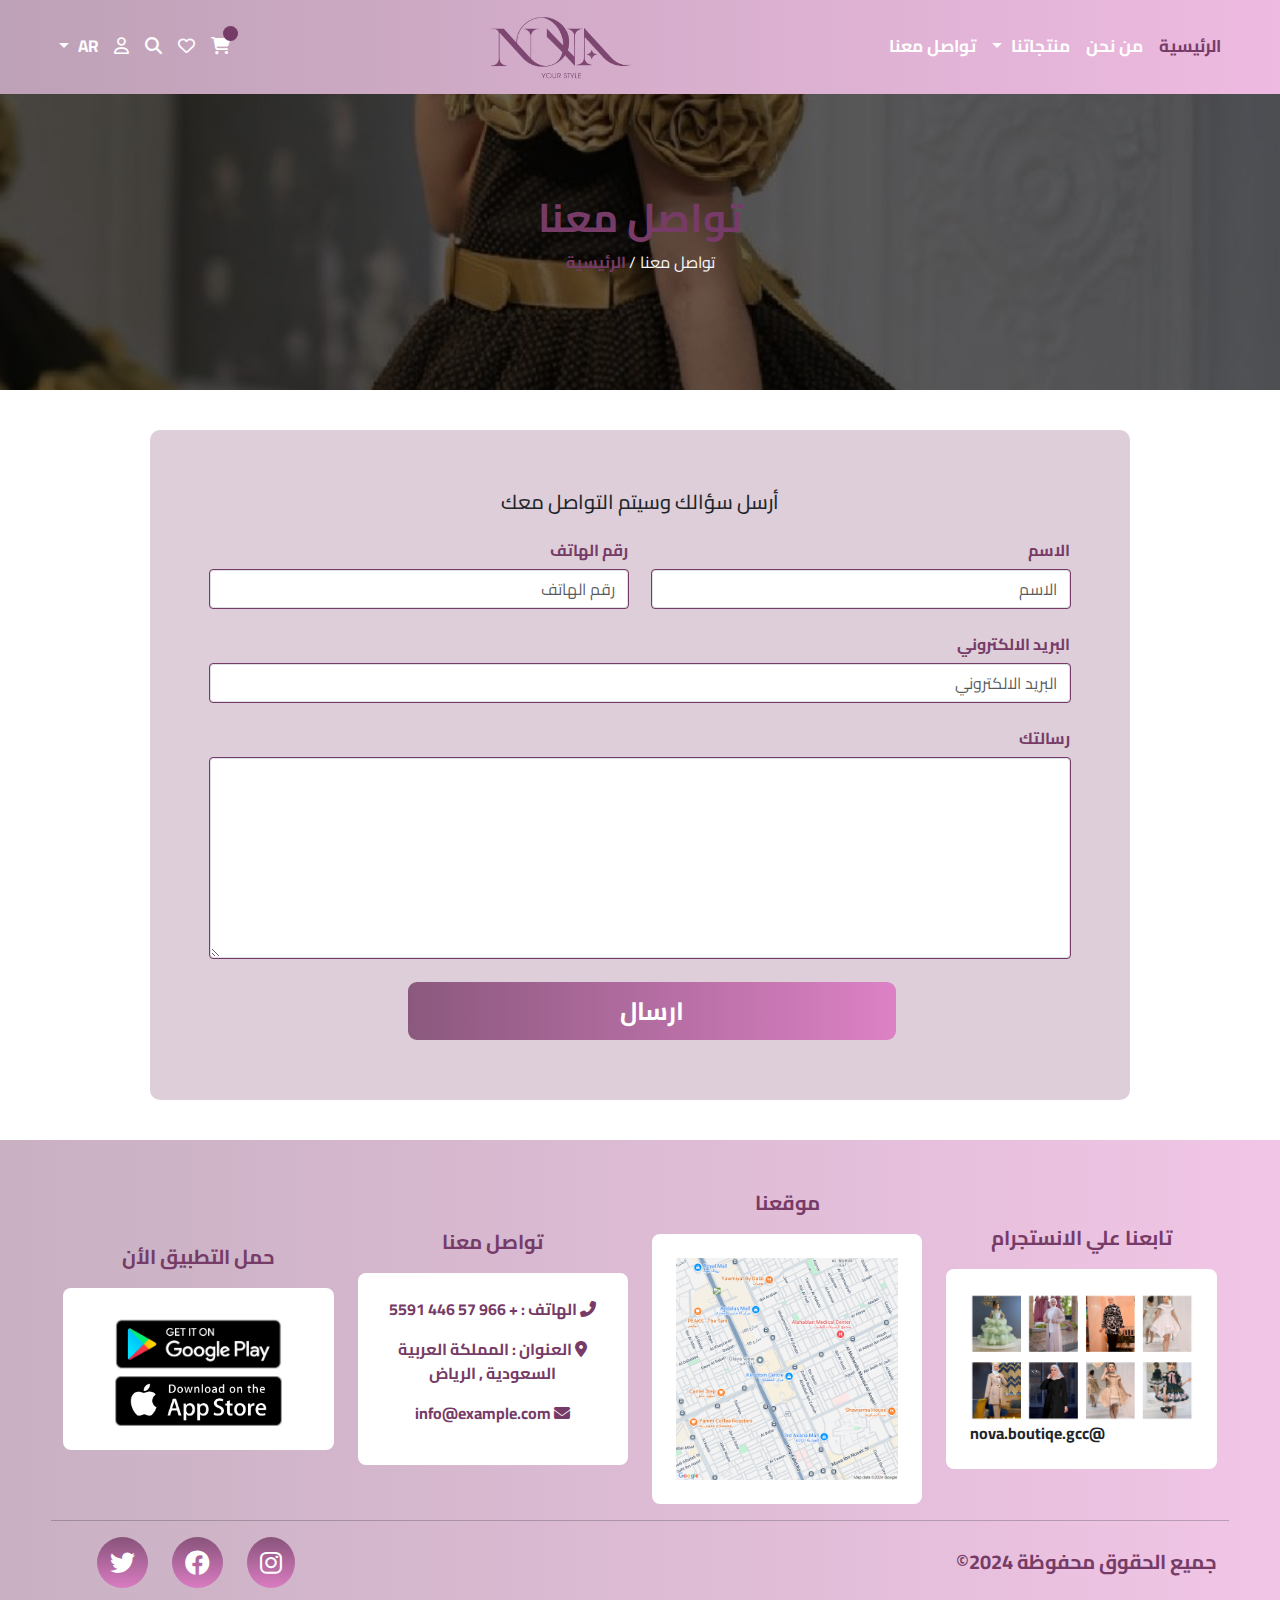
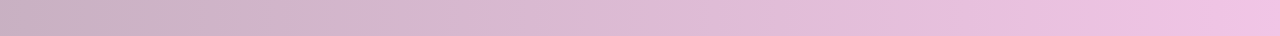
<file: contactUs.html>
<!DOCTYPE html>
<html lang="en" dir="rtl">

<head>
    <meta charset="UTF-8">
    <meta name="viewport" content="width=device-width, initial-scale=1.0">
    <title>Nova</title>
    <!-- FONT -->
    <link rel="preconnect" href="https://fonts.googleapis.com">
    <link rel="preconnect" href="https://fonts.gstatic.com" crossorigin>
    <link href="https://fonts.googleapis.com/css2?family=Cairo:wght@200..1000&display=swap" rel="stylesheet">
    <!-- OWL -->
    <link rel="stylesheet" href="assets/vendors/owl/owl.carousel.min.css">
    <link rel="stylesheet" href="assets/vendors/owl/owl.theme.default.min.css">
    <!-- FONT AWESOME -->
    <link rel="stylesheet" href="assets/vendors/Font Awesome/all.min.css">
    <!-- BOOTSTRAP RTL -->
    <link rel="stylesheet" href="assets/vendors/Bootstrap/bootstrap.rtl.min.css">
    <!-- STYLING -->
    <link rel="stylesheet" href="assets/css/main.css">
</head>

<body>
    <!-- NAVBAR -->
    <header>
        <nav class="container navbar navbar-expand-lg">
            <ul class="navbar-nav right-nav me-auto mb-2 mb-lg-0">
                <li class="nav-item">
                    <a class="nav-link active" aria-current="page" href="#">الرئيسية</a>
                </li>
                <li class="nav-item">
                    <a class="nav-link" href="#">من نحن</a>
                </li>
                <li class="nav-item dropdown">
                    <a class="nav-link dropdown-toggle" href="#" role="button" data-bs-toggle="dropdown"
                        aria-expanded="false">
                        منتجاتنا
                    </a>
                    <ul class="dropdown-menu">
                        <li><a class="dropdown-item" href="#">Action</a></li>
                        <li><a class="dropdown-item" href="#">Another action</a></li>
                        <li>
                            <hr class="dropdown-divider">
                        </li>
                        <li><a class="dropdown-item" href="#">Something else here</a></li>
                    </ul>
                </li>
                <li class="nav-item">
                    <a class="nav-link" href="#">تواصل معنا</a>
                </li>
            </ul>
            <div class="LOGO">
                <a href="#">
                    <img src="assets/imgs/logo.png" alt="Logo Here" class="img-fluid">
                </a>
            </div>
            <ul class="navbar-nav ms-auto mb-2 mb-lg-0">
                <li class="nav-item cart">
                    <a class="nav-link" aria-current="page" href="#"><i class="fa-solid fa-cart-shopping"></i></a>
                </li>
                <li class="nav-item">
                    <a class="nav-link" href="#"><i class="fa-regular fa-heart"></i></a>
                </li>
                <li class="nav-item">
                    <a class="nav-link" href="#"><i class="fa-solid fa-magnifying-glass"></i></a>
                </li>
                <li class="nav-item">
                    <a class="nav-link" href="#"><i class="fa-regular fa-user"></i></a>
                </li>
                <li class="nav-item dropdown">
                    <a class="nav-link dropdown-toggle" href="#" role="button" data-bs-toggle="dropdown"
                        aria-expanded="false">
                        AR
                    </a>
                    <ul class="dropdown-menu">
                        <li><a class="dropdown-item" href="#">Action</a></li>
                        <li><a class="dropdown-item" href="#">Another action</a></li>
                        <li>
                            <hr class="dropdown-divider">
                        </li>
                        <li><a class="dropdown-item" href="#">Something else here</a></li>
                    </ul>
                </li>
            </ul>
        </nav>
    </header>

    <main id="main">
        <!-- SECTION 1 CONTACT US -->
        <section class="sec-contact-1">
            <div class="container">
                <div class="text-center">
                    <div class="section-title">
                        <h2 class="color-main fs-1">تواصل معنا</h2>
                    </div>
                    <p class="text-light">تواصل معنا /<span class="color-main"> الرئيسية</span>
                    </p>
                </div>
            </div>
        </section>

        <!-- CONTACT FORM -->

        <section class="sec-contact-2 mt-4">
            <div class="container">
                <div class="bg-nat">
                    <div class="text-center">
                        <h5 class="mb-4">أرسل سؤالك وسيتم التواصل معك</h5>
                    </div>
                    <div class="row">
                        <div class="col-lg-6 mb-2 order-lg-0 order-1">
                            <label for="name" class="color-main">الاسم</label>
                        </div>
                        <div class="col-lg-6 mb-2 order-lg-0 order-3">
                            <label for="phone" class="color-main">رقم الهاتف</label>
                        </div>
                        <div class="col-lg-6 mb-4 order-lg-0 order-2">
                            <input type="text" placeholder="الاسم" class="form-control">
                        </div>
                        <div class="col-lg-6 mb-4 order-lg-0 order-4">
                            <input type="text" placeholder="رقم الهاتف" class="form-control">
                        </div>
                        <div class="col-lg-12 mb-2 order-lg-0 order-5">
                            <label for="email" class="color-main">البريد الالكتروني</label>
                        </div>
                        <div class="col-lg-12 mb-4 order-lg-0 order-6">
                            <input type="text" placeholder="البريد الالكتروني" class="form-control">
                        </div>
                        <div class="col-lg-12 mb-2 order-lg-0 order-7">
                            <label for="email" class="color-main">رسالتك</label>
                        </div>
                        <div class="col-lg-12 mb-4 order-lg-0 order-8">
                            <textarea placeholder="أكتب رسالتك...." style="height: 200px;" class="form-control">
                            </textarea>
                        </div>
                        <div class="row order-lg-0 order-9">
                            <div class="text-center">
                                <button class="myBtn col-7 btnBG">ارسال</button>
                            </div>
                        </div>
                    </div>
                </div>
            </div>
        </section>
        <!-- FOOTER -->
        <footer class="py-5">
            <div class="container">
                <div class="row align-items-center">
                    <div class="footer-divs col-md-3 col-sm-6 mb-3">
                        <div class="text-center">
                            <p class="footer-title">تابعنا علي الانستجرام</p>
                            <div class="bg-white p-4">
                                <img src="assets/imgs/insta.png" class="img-fluid">
                                <p class="text-end fw-bold m-0">@nova.boutiqe.gcc</p>
                            </div>
                        </div>
                    </div>
                    <div class="footer-divs col-md-3 col-sm-6 mb-3">
                        <div class="text-center">
                            <p class="footer-title">موقعنا</p>
                            <div class="bg-white p-4">
                                <img src="assets/imgs/map.png" class="img-fluid">
                            </div>
                        </div>
                    </div>
                    <div class="footer-divs col-md-3 col-sm-6 mb-3">
                        <div class="text-center">
                            <p class="footer-title">تواصل معنا</p>
                            <div class="bg-white p-4 color-main">
                                <p><i class="fa-solid fa-phone-flip"></i> الهاتف : + 966 57 446 5591</p>
                                <p><i class="fa-solid fa-location-dot"></i> العنوان : المملكة العربية السعودية , الرياض
                                </p>
                                <p><i class="fa-solid fa-envelope"></i> info@example.com</p>
                            </div>
                        </div>
                    </div>
                    <div class="footer-divs col-md-3 col-sm-6 mb-3">
                        <div class="text-center">
                            <p class="footer-title">حمل التطبيق الأن</p>
                            <div class="bg-white p-4">
                                <img src="assets/imgs/google.png" class="w-75">
                                <img src="assets/imgs/app.png" class="w-75">
                            </div>
                        </div>
                    </div>
                    <hr>
                    <div class="row align-items-center">
                        <div class="col-sm-6">
                            <p class="text-start color-main fs-5 m-0">جميع الحقوق محفوظة 2024© </p>
                        </div>
                        <div class="col-sm-6 ">
                            <div class="text-end">
                                <a class="social-icons" href="#">
                                    <i class="fa-brands fa-instagram"></i>
                                </a>
                                <a class="social-icons" href="#">
                                    <i class="fa-brands fa-facebook"></i>
                                </a>
                                <a class="social-icons" href="#">
                                    <i class="fa-brands fa-twitter"></i>
                                </a>
                            </div>
                        </div>
                    </div>
                </div>
            </div>
        </footer>
    </main>
    <script src="assets/vendors/Bootstrap/bootstrap.bundle.min.js"></script>
    <script src="assets/vendors/jQuery/jquery-3.7.1.min.js"></script>
    <script src="assets/vendors/owl/owl.carousel.min.js"></script>
    <script src="assets/js/main.js"></script>
</body>

</html>
</file>
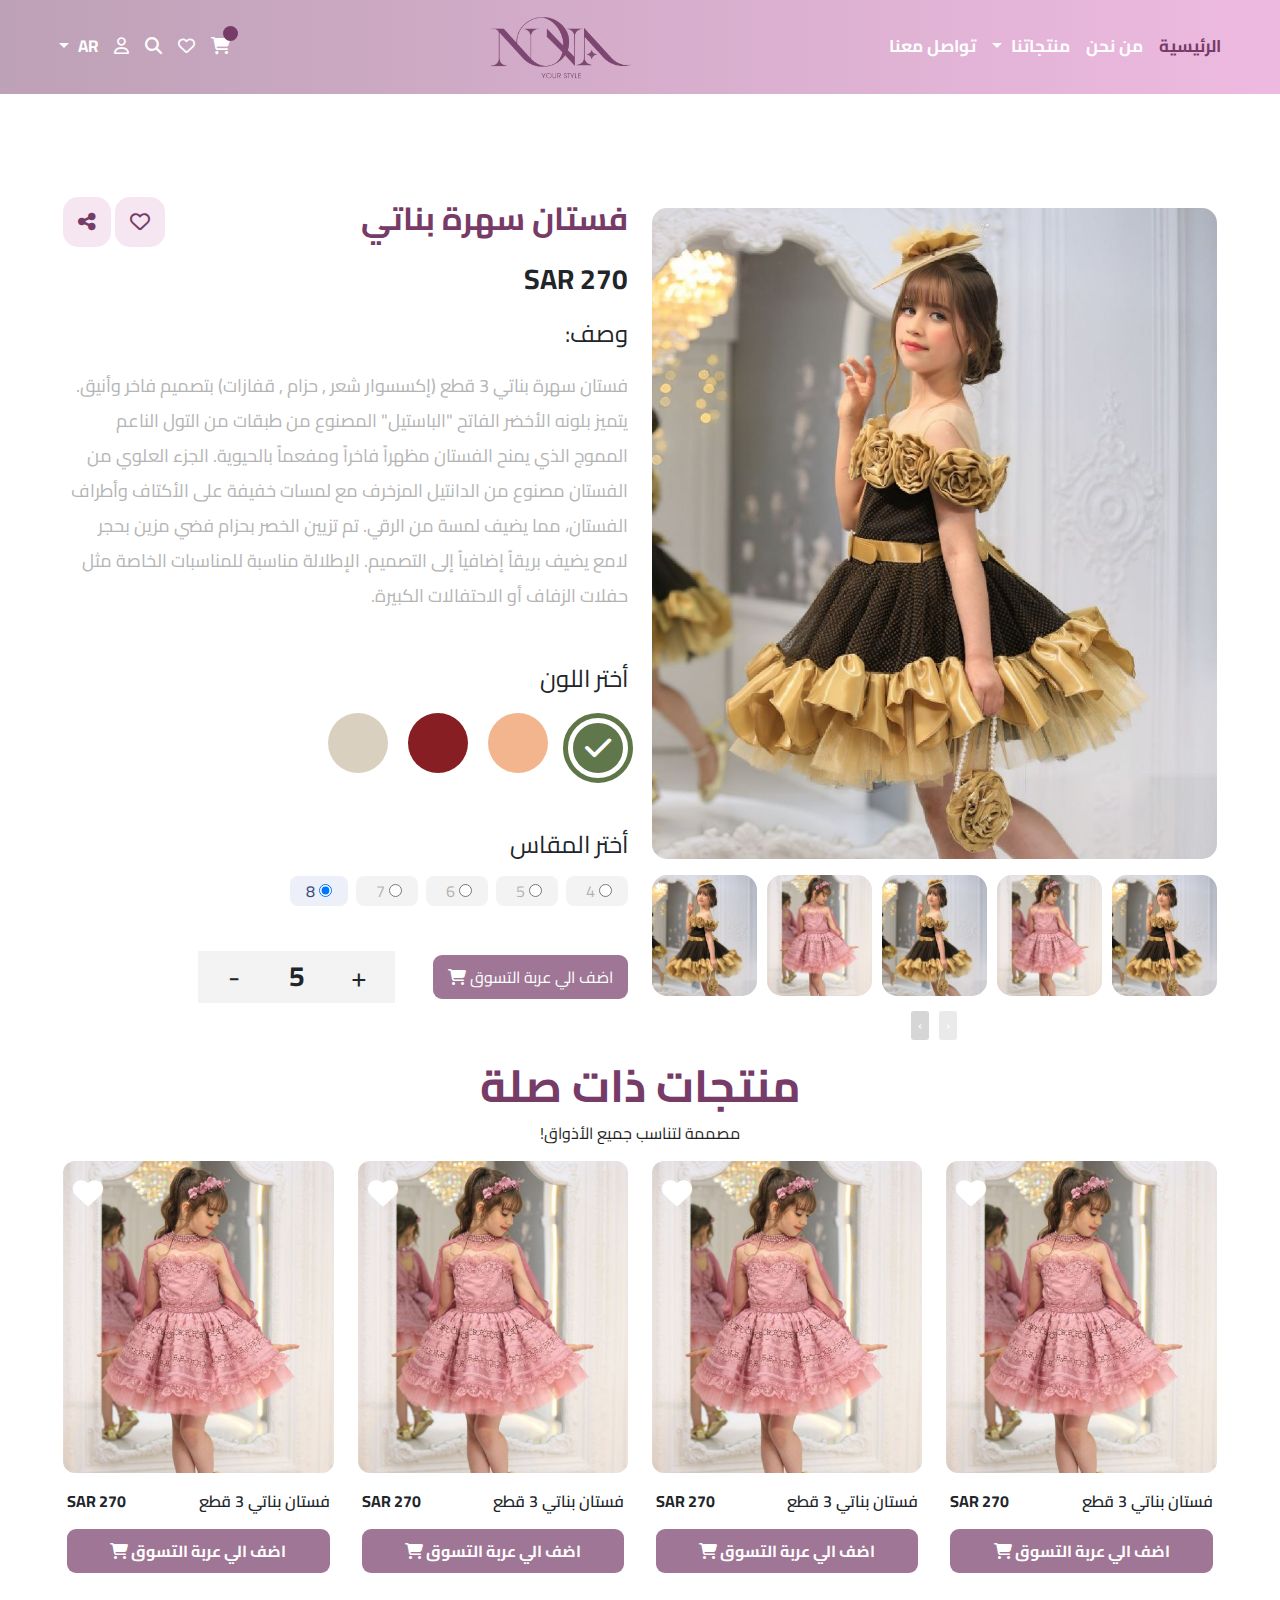
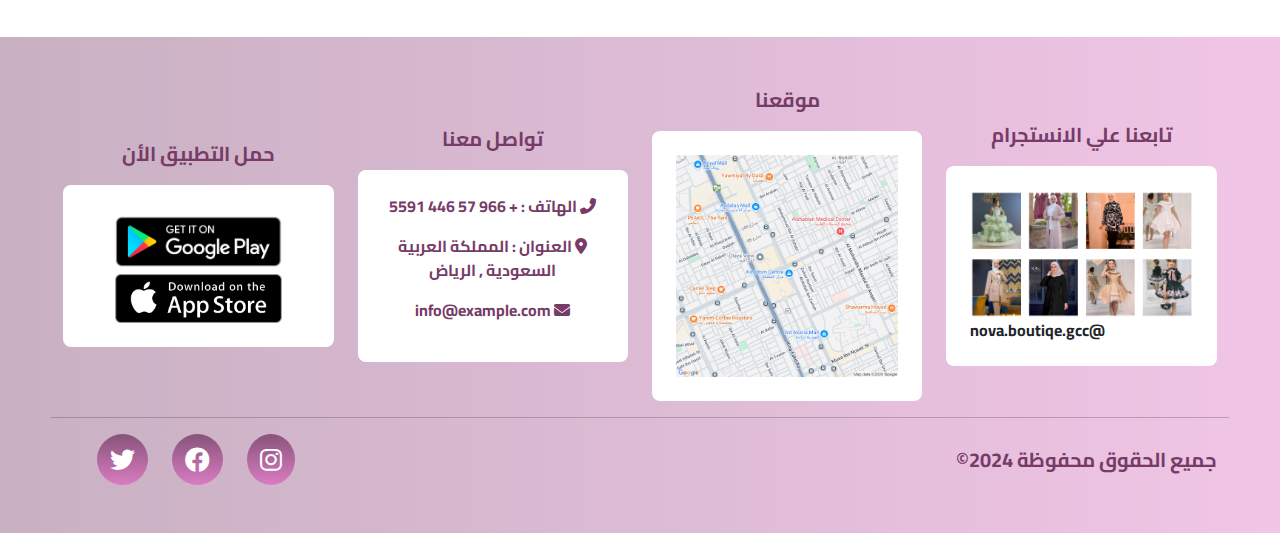
<file: productDetails.html>
<!DOCTYPE html>
<html lang="en" dir="rtl">

<head>
    <meta charset="UTF-8">
    <meta name="viewport" content="width=device-width, initial-scale=1.0">
    <title>Nova</title>
    <!-- FONT -->
    <link rel="preconnect" href="https://fonts.googleapis.com">
    <link rel="preconnect" href="https://fonts.gstatic.com" crossorigin>
    <link href="https://fonts.googleapis.com/css2?family=Cairo:wght@200..1000&display=swap" rel="stylesheet">
    <!-- OWL -->
    <link rel="stylesheet" href="assets/vendors/owl/owl.carousel.min.css">
    <link rel="stylesheet" href="assets/vendors/owl/owl.theme.default.min.css">
    <!-- FONT AWESOME -->
    <link rel="stylesheet" href="assets/vendors/Font Awesome/all.min.css">
    <!-- BOOTSTRAP RTL -->
    <link rel="stylesheet" href="assets/vendors/Bootstrap/bootstrap.rtl.min.css">
    <!-- STYLING -->
    <link rel="stylesheet" href="assets/css/main.css">
</head>

<body>
    <!-- NAVBAR -->
    <header>
        <nav class="container navbar navbar-expand-lg">
            <ul class="navbar-nav right-nav me-auto mb-2 mb-lg-0">
                <li class="nav-item">
                    <a class="nav-link active" aria-current="page" href="#">الرئيسية</a>
                </li>
                <li class="nav-item">
                    <a class="nav-link" href="#">من نحن</a>
                </li>
                <li class="nav-item dropdown">
                    <a class="nav-link dropdown-toggle" href="#" role="button" data-bs-toggle="dropdown"
                        aria-expanded="false">
                        منتجاتنا
                    </a>
                    <ul class="dropdown-menu">
                        <li><a class="dropdown-item" href="#">Action</a></li>
                        <li><a class="dropdown-item" href="#">Another action</a></li>
                        <li>
                            <hr class="dropdown-divider">
                        </li>
                        <li><a class="dropdown-item" href="#">Something else here</a></li>
                    </ul>
                </li>
                <li class="nav-item">
                    <a class="nav-link" href="#">تواصل معنا</a>
                </li>
            </ul>
            <div class="LOGO">
                <a href="#">
                    <img src="assets/imgs/logo.png" alt="Logo Here" class="img-fluid">
                </a>
            </div>
            <ul class="navbar-nav ms-auto mb-2 mb-lg-0">
                <li class="nav-item cart">
                    <a class="nav-link" aria-current="page" href="#"><i class="fa-solid fa-cart-shopping"></i></a>
                </li>
                <li class="nav-item">
                    <a class="nav-link" href="#"><i class="fa-regular fa-heart"></i></a>
                </li>
                <li class="nav-item">
                    <a class="nav-link" href="#"><i class="fa-solid fa-magnifying-glass"></i></a>
                </li>
                <li class="nav-item">
                    <a class="nav-link" href="#"><i class="fa-regular fa-user"></i></a>
                </li>
                <li class="nav-item dropdown">
                    <a class="nav-link dropdown-toggle" href="#" role="button" data-bs-toggle="dropdown"
                        aria-expanded="false">
                        AR
                    </a>
                    <ul class="dropdown-menu">
                        <li><a class="dropdown-item" href="#">Action</a></li>
                        <li><a class="dropdown-item" href="#">Another action</a></li>
                        <li>
                            <hr class="dropdown-divider">
                        </li>
                        <li><a class="dropdown-item" href="#">Something else here</a></li>
                    </ul>
                </li>
            </ul>
        </nav>
    </header>

    <main id="main">
        <!-- SECTION 1 PRODUCT DETAILS -->
        <section class="sec-1 mt-10">
            <div class="container">
                <div class="row align-items-center">
                    <div class="product-img col-md-6">
                        <img src="assets/imgs/home-1.jpeg" class="img-fluid" alt="">
                        <div class="row">
                            <div class="owl-slider col-12 mt-3">
                                <div class="owl-carousel owl-theme">
                                    <div class="item">
                                        <img src="assets/imgs/home-1.jpeg" class="img-fluid">
                                    </div>
                                    <div class="item">
                                        <img src="assets/imgs/home-2.jpeg" class="img-fluid">
                                    </div>
                                    <div class="item">
                                        <img src="assets/imgs/home-1.jpeg" class="img-fluid">
                                    </div>
                                    <div class="item">
                                        <img src="assets/imgs/home-2.jpeg" class="img-fluid">
                                    </div>
                                    <div class="item">
                                        <img src="assets/imgs/home-1.jpeg" class="img-fluid">
                                    </div>
                                    <div class="item">
                                        <img src="assets/imgs/home-2.jpeg" class="img-fluid">
                                    </div>
                                </div>
                            </div>
                        </div>
                    </div>

                    <div class="product-details-info col-md-6">
                        <div class="row align-items-center">
                            <div class="col-md-8">
                                <p class="color-main fs-2">
                                    فستان سهرة بناتي
                                </p>
                            </div>
                            <div class="col-md-4 text-end prodDetailsIcons">
                                <a href="#"><i class="fa-regular fa-heart mb-2"></i></a>
                                <a href="#"><i class="fa-solid fa-share-nodes mb-2"></i></a>
                            </div>
                        </div>
                        <p class="fw-bolder fs-3">270 SAR</p>
                        <p class="fw-500 fs-4 mt-3">وصف:</p>
                        <p class="prod-info color-placeholder mb-5">فستان سهرة بناتي 3 قطع (إكسسوار شعر , حزام , قفازات)
                            بتصميم فاخر
                            وأنيق. يتميز بلونه الأخضر
                            الفاتح "الباستيل" المصنوع من طبقات من التول الناعم المموج الذي يمنح الفستان مظهراً فاخراً
                            ومفعماً بالحيوية. الجزء العلوي من الفستان مصنوع من الدانتيل المزخرف مع لمسات خفيفة
                            على الأكتاف وأطراف الفستان، مما يضيف لمسة من الرقي. تم تزيين
                            الخصر بحزام فضي مزين بحجر لامع يضيف بريقاً إضافياً إلى التصميم.
                            الإطلالة مناسبة للمناسبات الخاصة مثل حفلات الزفاف أو الاحتفالات
                            الكبيرة.</p>

                        <p class="fw-500 fs-4">أختر اللون</p>
                        <button class="color green-color color-active me-3"></button>
                        <button class="color beige-color me-3"></button>
                        <button class="color red-color me-3"></button>
                        <button class="color offwhite-color me-3"></button>

                        <p class="fw-500 fs-4 mt-5">أختر المقاس</p>
                        <span class="radio-bg px-3 me-2">
                            <input id="size" type="radio" name="size">
                            <label>4</label>
                        </span>
                        <span class="radio-bg px-3 me-2">
                            <input id="size" type="radio" name="size">
                            <label>5</label>
                        </span>
                        <span class="radio-bg px-3 me-2">
                            <input id="size" type="radio" name="size">
                            <label>6</label>
                        </span>
                        <span class="radio-bg px-3 me-2">
                            <input id="size" type="radio" name="size">
                            <label>7</label>
                        </span>
                        <span class="radio-bg radio-bg-active px-3 me-2">
                            <input id="size" checked type="radio" name="size">
                            <label>8</label>
                        </span>

                        <div class="row my-5 align-items-center">
                            <div class="col-lg-5 mb-2 order-lg-0 order-2">
                                <button class="myBtn buy">اضف الي عربة التسوق <i
                                        class="fa-solid fa-cart-shopping"></i></button>
                            </div>
                            <div class="col-lg-4 mb-2 order-lg-0 order-1">
                                <span class="counter p-1 row text-center">
                                    <button class="col btn fs-3 py-0 m-0">+</button>
                                    <label class="col fw-bolder fs-3">5</label>
                                    <button class="col btn fs-3 py-0 m-0">-</button>
                                </span>
                            </div>
                        </div>
                    </div>

                </div>
            </div>
        </section>

        <!-- SECTION 2 PRODUCTS -->
        <section class="sec-3 container mb-5">
            <div class="text-center">
                <h1 class="text-image">منتجات ذات صلة</h1>
                <p class="title-info">مصممة لتناسب جميع الأذواق!</p>
            </div>

            <div class="row justify-content-center">
                <div class="col-md-3 col-sm-6 col-10">
                    <div class="card position-relative">
                        <img src="assets/imgs/home-2.jpeg" class="card-img-top">
                        <button class="fav-btn-icon"><i class="fa-solid fa-heart"></i></button>
                        <div class="card-body">
                            <div class="row">
                                <div class="col-8 p-0">
                                    <p class="fw-600">فستان بناتي 3 قطع</p>
                                </div>
                                <div class="col-4 p-0 text-end">
                                    <p class="fw-700">270 SAR</p>
                                </div>
                            </div>
                            <div class="row">
                                <button class="myBtn">اضف الي عربة التسوق <i
                                        class="fa-solid fa-cart-shopping"></i></button>
                            </div>
                        </div>
                    </div>
                </div>
                <div class="col-md-3 col-sm-6 col-10">
                    <div class="card position-relative">
                        <img src="assets/imgs/home-2.jpeg" class="card-img-top">
                        <button class="fav-btn-icon"><i class="fa-solid fa-heart"></i></button>
                        <div class="card-body">
                            <div class="row">
                                <div class="col-8 p-0">
                                    <p class="fw-600">فستان بناتي 3 قطع</p>
                                </div>
                                <div class="col-4 p-0 text-end">
                                    <p class="fw-700">270 SAR</p>
                                </div>
                            </div>
                            <div class="row">
                                <button class="myBtn">اضف الي عربة التسوق <i
                                        class="fa-solid fa-cart-shopping"></i></button>
                            </div>
                        </div>
                    </div>
                </div>
                <div class="col-md-3 col-sm-6 col-10">
                    <div class="card position-relative">
                        <img src="assets/imgs/home-2.jpeg" class="card-img-top">
                        <button class="fav-btn-icon"><i class="fa-solid fa-heart"></i></button>
                        <div class="card-body">
                            <div class="row">
                                <div class="col-8 p-0">
                                    <p class="fw-600">فستان بناتي 3 قطع</p>
                                </div>
                                <div class="col-4 p-0 text-end">
                                    <p class="fw-700">270 SAR</p>
                                </div>
                            </div>
                            <div class="row">
                                <button class="myBtn">اضف الي عربة التسوق <i
                                        class="fa-solid fa-cart-shopping"></i></button>
                            </div>
                        </div>
                    </div>
                </div>
                <div class="col-md-3 col-sm-6 col-10">
                    <div class="card position-relative">
                        <img src="assets/imgs/home-2.jpeg" class="card-img-top">
                        <button class="fav-btn-icon"><i class="fa-solid fa-heart"></i></button>
                        <div class="card-body">
                            <div class="row">
                                <div class="col-8 p-0">
                                    <p class="fw-600">فستان بناتي 3 قطع</p>
                                </div>
                                <div class="col-4 p-0 text-end">
                                    <p class="fw-700">270 SAR</p>
                                </div>
                            </div>
                            <div class="row">
                                <button class="myBtn">اضف الي عربة التسوق <i
                                        class="fa-solid fa-cart-shopping"></i></button>
                            </div>
                        </div>
                    </div>
                </div>

            </div>

        </section>

    </main>

    <!-- FOOTER -->
    <footer class="py-5">
        <div class="container">
            <div class="row align-items-center">
                <div class="footer-divs col-md-3 col-sm-6 mb-3">
                    <div class="text-center">
                        <p class="footer-title">تابعنا علي الانستجرام</p>
                        <div class="bg-white p-4">
                            <img src="assets/imgs/insta.png" class="img-fluid">
                            <p class="text-end fw-bold m-0">@nova.boutiqe.gcc</p>
                        </div>
                    </div>
                </div>
                <div class="footer-divs col-md-3 col-sm-6 mb-3">
                    <div class="text-center">
                        <p class="footer-title">موقعنا</p>
                        <div class="bg-white p-4">
                            <img src="assets/imgs/map.png" class="img-fluid">
                        </div>
                    </div>
                </div>
                <div class="footer-divs col-md-3 col-sm-6 mb-3">
                    <div class="text-center">
                        <p class="footer-title">تواصل معنا</p>
                        <div class="bg-white p-4 color-main">
                            <p><i class="fa-solid fa-phone-flip"></i> الهاتف : + 966 57 446 5591</p>
                            <p><i class="fa-solid fa-location-dot"></i> العنوان : المملكة العربية السعودية , الرياض
                            </p>
                            <p><i class="fa-solid fa-envelope"></i> info@example.com</p>
                        </div>
                    </div>
                </div>
                <div class="footer-divs col-md-3 col-sm-6 mb-3">
                    <div class="text-center">
                        <p class="footer-title">حمل التطبيق الأن</p>
                        <div class="bg-white p-4">
                            <img src="assets/imgs/google.png" class="w-75">
                            <img src="assets/imgs/app.png" class="w-75">
                        </div>
                    </div>
                </div>
                <hr>
                <div class="row align-items-center">
                    <div class="col-sm-6">
                        <p class="text-start color-main fs-5 m-0">جميع الحقوق محفوظة 2024© </p>
                    </div>
                    <div class="col-sm-6 ">
                        <div class="text-end">
                            <a class="social-icons" href="#">
                                <i class="fa-brands fa-instagram"></i>
                            </a>
                            <a class="social-icons" href="#">
                                <i class="fa-brands fa-facebook"></i>
                            </a>
                            <a class="social-icons" href="#">
                                <i class="fa-brands fa-twitter"></i>
                            </a>
                        </div>
                    </div>
                </div>
            </div>
        </div>
    </footer>
    <script src="assets/vendors/Bootstrap/bootstrap.bundle.min.js"></script>
    <script src="assets/vendors/jQuery/jquery-3.7.1.min.js"></script>
    <script src="assets/vendors/owl/owl.carousel.min.js"></script>
    <script src="assets/js/main.js"></script>
</body>

</html>
</file>
<file: assets/css/main.css>
* {
  margin: 0;
  padding: 0;
  box-sizing: border-box;
  list-style: none;
  font-family: "Cairo", serif;
}

:root {
  --main-color: #763B67;
  --secondary-color: #DC6EC0;
  --third-color: #763B6766;
  --sub-text: #1E1E1E;
  --success: #35DD3B;
  --place-holder: #B4B4B4;
}

.container {
  max-width: 92%;
}

.fw-600 {
  font-weight: 600;
}

.fw-700 {
  font-weight: 700;
}

/* =============== NAVBAR =============== */
header {
  background: linear-gradient(90deg, rgba(118, 59, 103, 0.48) 0%, rgba(220, 110, 192, 0.48) 100%);
}

.LOGO {
  width: 150px;
}

.nav-link {
  color: white;
  font-weight: 700;
  font-size: 17px;
}

.nav-link.active {
  color: var(--main-color) !important;
}

.cart {
  position: relative;
}

.cart a::before {
  position: absolute;
  content: "";
  right: 0;
  top: 0;
  background-color: var(--main-color);
  width: 15px;
  height: 15px;
  border-radius: 50%;
  text-align: center;
}

@media (max-width:991.5px) {
  .navbar-nav {
    display: none;
  }
}

/* =============== SECTION 1 =============== */
.sec-1 img {
  width: auto;
  height: 100%;
  min-width: 100%;
}

.h-400px {
  height: 400px;
}

.h-400px img {
  object-fit: cover;
}

.carousel-control-next-icon,
.carousel-control-prev-icon {
  background-color: var(--main-color);
  padding: 25px;
  border-radius: 8px;
}

.carousel-control-next,
.carousel-control-prev {
  top: 25%;
  bottom: auto;
}

@media (max-width:425px) {

  .carousel-control-next-icon,
  .carousel-control-prev-icon {
    padding: 10px;
  }

}

.hero-info {
  background: linear-gradient(0deg, rgba(220, 110, 192, 0.25) 52.59%, rgba(246, 222, 240, 0.25) 100%);
  z-index: 333;
}

.hero-title {
  font-size: 40px;
  font-weight: 700;
  color: var(--main-color);
}

.hero-title-details {
  font-size: 30px;
  font-weight: 500;
  color: var(--main-color);
}

.hero-paragraph-details {
  font-size: 17px;
  font-weight: 500;
  color: var(--sub-text);
  line-height: 35px;
}

.myBtn {
  color: white;
  outline: none;
  border: none;
  background: linear-gradient(104.06deg, rgba(118, 59, 103, 0.5) 0%, rgba(220, 110, 192, 0.5) 106.4%);
  padding: 10px 15px;
  border-radius: 9px;
}


/* ======== SECTION 2 ======= */
.right-side {
  width: 47%;
  margin-left: 20px;
}

.left-side {
  width: 49%;
  height: 100%;
  overflow: hidden;
  border-radius: 18px;
}

.right-side-img {
  width: 100%;
  height: 60%;
  margin-bottom: 25px;
  position: relative;
  overflow: hidden;
  border-radius: 18px;
}

.item img {
  border-radius: 12px;
}

.img-text {
  position: absolute;
  top: 10%;
  right: 10%;
  z-index: 2;
  color: white;
}

.img-text h4 {
  font-weight: 700;
  font-size: 40px;
}

.img-button {
  position: absolute;
  top: 60%;
  left: 50%;
  transform: translate(-50%, -50%);
  z-index: 3;
}


.right-side-img::after,
.left-side::after {
  content: "";
  position: absolute;
  top: 0;
  left: 0;
  width: 100%;
  height: 100%;
  background-color: rgba(0, 0, 0, 0.5);
  border-radius: 18px;
  z-index: 1;
}

.right-side-img,
.left-side {
  position: relative;
}

.right-side-img img,
.left-side img {
  position: relative;
  z-index: 0;
}

.change-bg {
  background: linear-gradient(104.06deg, #763B67 0%, #DC6EC0 106.4%);
  padding: 20px 15px;
}

@media (max-width:768px) {
  .right-side {
    width: 100%;
  }

  .left-side {
    width: 100%;
  }
}

/* SECTION 3 */
.sec-3 .carousel-item-next,
.sec-3 .carousel-item-prev,
.sec-3 .carousel-item.active {
  display: flex;
}

#carouselProducts {
  cursor: grab;
  user-select: none;
}

#carouselProducts.grabbing {
  cursor: grabbing;
}

.text-image {
  color: var(--main-color);
  font-size: 45px;
  font-weight: 700;
}

.title-info {
  color: var(--sub-text);
}

.card {
  border: none;
}

.card-img-top {
  border-radius: 12px;
}

.card .myBtn {
  background: #763B67B2;
  font-size: 16px;
  font-weight: 700;
}

.myBtn-outline {
  background: transparent;
  color: var(--main-color);
  border: 2px solid var(--main-color);
  padding-right: 30px;
  padding-left: 30px;
  border-radius: 0;
}

.fav-btn-icon {
  position: absolute;
  left: 10px;
  top: 10px;
  font-size: 30px;
  border: none;
  outline: none;
  color: white;
  background-color: transparent;
}

.discount-label {
  background-color: var(--success);
  position: absolute;
  padding: 6px;
  color: white;
  border-radius: 6px;
  top: 13px;
  right: 5px;
}

.sale-price {
  position: absolute;
  bottom: -15px;
  left: 0;
  font-size: 14px;
  text-decoration: line-through;
}

/* FOOTER */
footer {
  background: linear-gradient(90deg, rgba(118, 59, 103, 0.4) 0%, rgba(220, 110, 192, 0.4) 100%);
}

.bg-white {
  border-radius: 8px;
  overflow: hidden;
}


.footer-title {
  color: var(--main-color);
  font-weight: 700;
  font-size: 20px;
}

.color-main {
  color: var(--main-color);
  font-weight: 700;
  font-size: 16px;
}

.social-icons {
  text-decoration: none;
  color: white;
  border-radius: 50%;
  margin-left: 10px !important;
}


.social-icons i {
  color: white;
  font-size: 25px;
  background: linear-gradient(180deg, rgba(118, 59, 103, 0.8) 0%, rgba(220, 110, 192, 0.8) 100%);
  border-radius: 50%;
  margin-right: 10px;
  padding: 13px;
}

/* ========================================== */
/* CONTACT US */
/* ========================================== */

.sec-contact-1 {
  position: relative;
  padding: 100px 0;
  background-image: url("/assets/imgs/home-1.jpeg");
  background-size: cover;
  background-repeat: no-repeat;
  background-position: center;
  z-index: 1;
}

.sec-contact-1::before {
  content: "";
  position: absolute;
  top: 0;
  left: 0;
  width: 100%;
  height: 100%;
  background-color: rgba(0, 0, 0, 0.6);
  z-index: 2;
}

.sec-contact-1 .container {
  position: relative;
  z-index: 3;
}

/* CONTACT FORM */
.bg-nat {
  background: #763B6740;
  padding: 60px;
  border-radius: 10px;
  margin: auto;

  margin-top: 40px;
  margin-bottom: 40px;
  width: 85%;
}

.form-control {
  outline: 1px solid var(--main-color);
  border-radius: 3px !important;
}

.btnBG {
  background: linear-gradient(90deg, rgba(118, 59, 103, 0.8) 0%, rgba(220, 110, 192, 0.8) 100%);
  font-weight: 700;
  font-size: 25px;
}

.order-6 {
  order: 6;
}

.order-7 {
  order: 7;
}

.order-8 {
  order: 8;
}

.order-9 {
  order: 9;
}

/* ========================================== */
/* PRODUCT DETAILS */
/* ========================================== */

.mt-10 {
  margin-top: 100px;
}

.mb-10 {
  margin-bottom: 100px;
}

.product-img {
  height: 99%;
}

.product-img img {
  border-radius: 15px;
}

.prodDetailsIcons a i {
  color: var(--main-color);
  background: #CB82B933;
  font-size: 20px;
  padding: 15px;
  border-radius: 15px;
}

.color-placeholder {
  color: var(--place-holder);
}

.prod-info {
  font-size: 18px;
  line-height: 35px;
}

.color {
  width: 60px;
  height: 60px;
  border-radius: 100%;
  border: none;
}

.green-color {
  background: #5F774B;
}

.beige-color {
  background: #F3B58E;
}

.red-color {
  background: #861E23;
}

.offwhite-color {
  background: #DAD0BF;
}

.color-active {
  position: relative;
  border: 5px solid white;
  outline: 5px solid #5F7748;
}

.color-active::after {
  position: absolute;
  color: white;
  content: "\f00c";
  font-family: "Font Awesome 6 Free";
  font-weight: 900;
  font-size: 30px;
  top: 50%;
  transform: translateY(-50%);
  right: 25%;
}

.radio-bg {
  background: #F3F3F3;
  border-radius: 8px;
}

.radio-bg label {
  color: var(--place-holder);
}

.radio-bg-active {
  background: #EDF0F8;
}

.radio-bg-active label {
  color: #3A4980;
}

.buy {
  background: #763B67B2;
}

.counter {
  background: #F3F3F3;
}

/* ========================================== */
/* CONFIRM ORDER */
/* ========================================== */
.color-placeholder span {
  color: black;
}

.done-icon i {
  font-size: 170px;
}

.home-btn {
  background: #763B67B2;
  border-radius: 6px;
}

/* ========================================== */
/* CART */
/* ========================================== */

.cart-right-side {
  box-shadow: 0px 8px 8px 1px #00000040;
  border-radius: 12px;
}

.item-info {
  font-size: 14px;
}

.w-20 {
  width: 10%;
}

.color-size-sm {
  width: 25px;
  height: 25px;
}

.color-active-sm {
  border: 2px solid white;
  outline: 2px solid #5F774B;
}

.color.color-size-sm::after {
  content: "";
}

.counter-input {
  outline: none;
  border: 1px solid white;
  text-align: center;
}

.input-group {
  display: flex;
  align-items: center;
  border: 1px solid #ccc;
  border-radius: 5px;
  overflow: hidden;
}

.input-group button {
  background-color: white;
  border: none;
  cursor: pointer;
  font-size: 16px;
}

.total-info {
  border: 0.5px solid #05020380;
  padding: 30px 50px 50px 50px;
}

.completeOrderBtn {
  background: #763B67B2;
}

@media (max-width:1019px) {
  .cart-item-options label {
    font-size: 13px;
  }

  .color-size-sm {
    width: 15px;
    height: 15px;
  }
}

@media (max-width:965px) {
  .total-info {
    padding: 20px 40px 40px 40px;
  }
}

@media (max-width:669px) {
  .cart-item-options {
    flex-direction: column;
    align-items: start !important;
  }

  .w-20 {
    width: 25%;
  }
}

/* CHECKOUT */
.checkout-item {
  position: relative;
}

.remove-item {
  position: absolute;
  right: 6px;
  top: -10px;

}

.remove-item i {
  box-shadow: 0px 4px 4px 0px #00000040;
  outline: none;
  font-size: 15px;
  background-color: white;
  padding: 5px;
  border-radius: 50%;
}

.final-checkout {
  background: #763B67B2;
  border-radius: 5px;
}

@media (max-width:528px) {
  .sec-checkout-1 .total-info {
    padding: 10px;
  }
}
</file>
